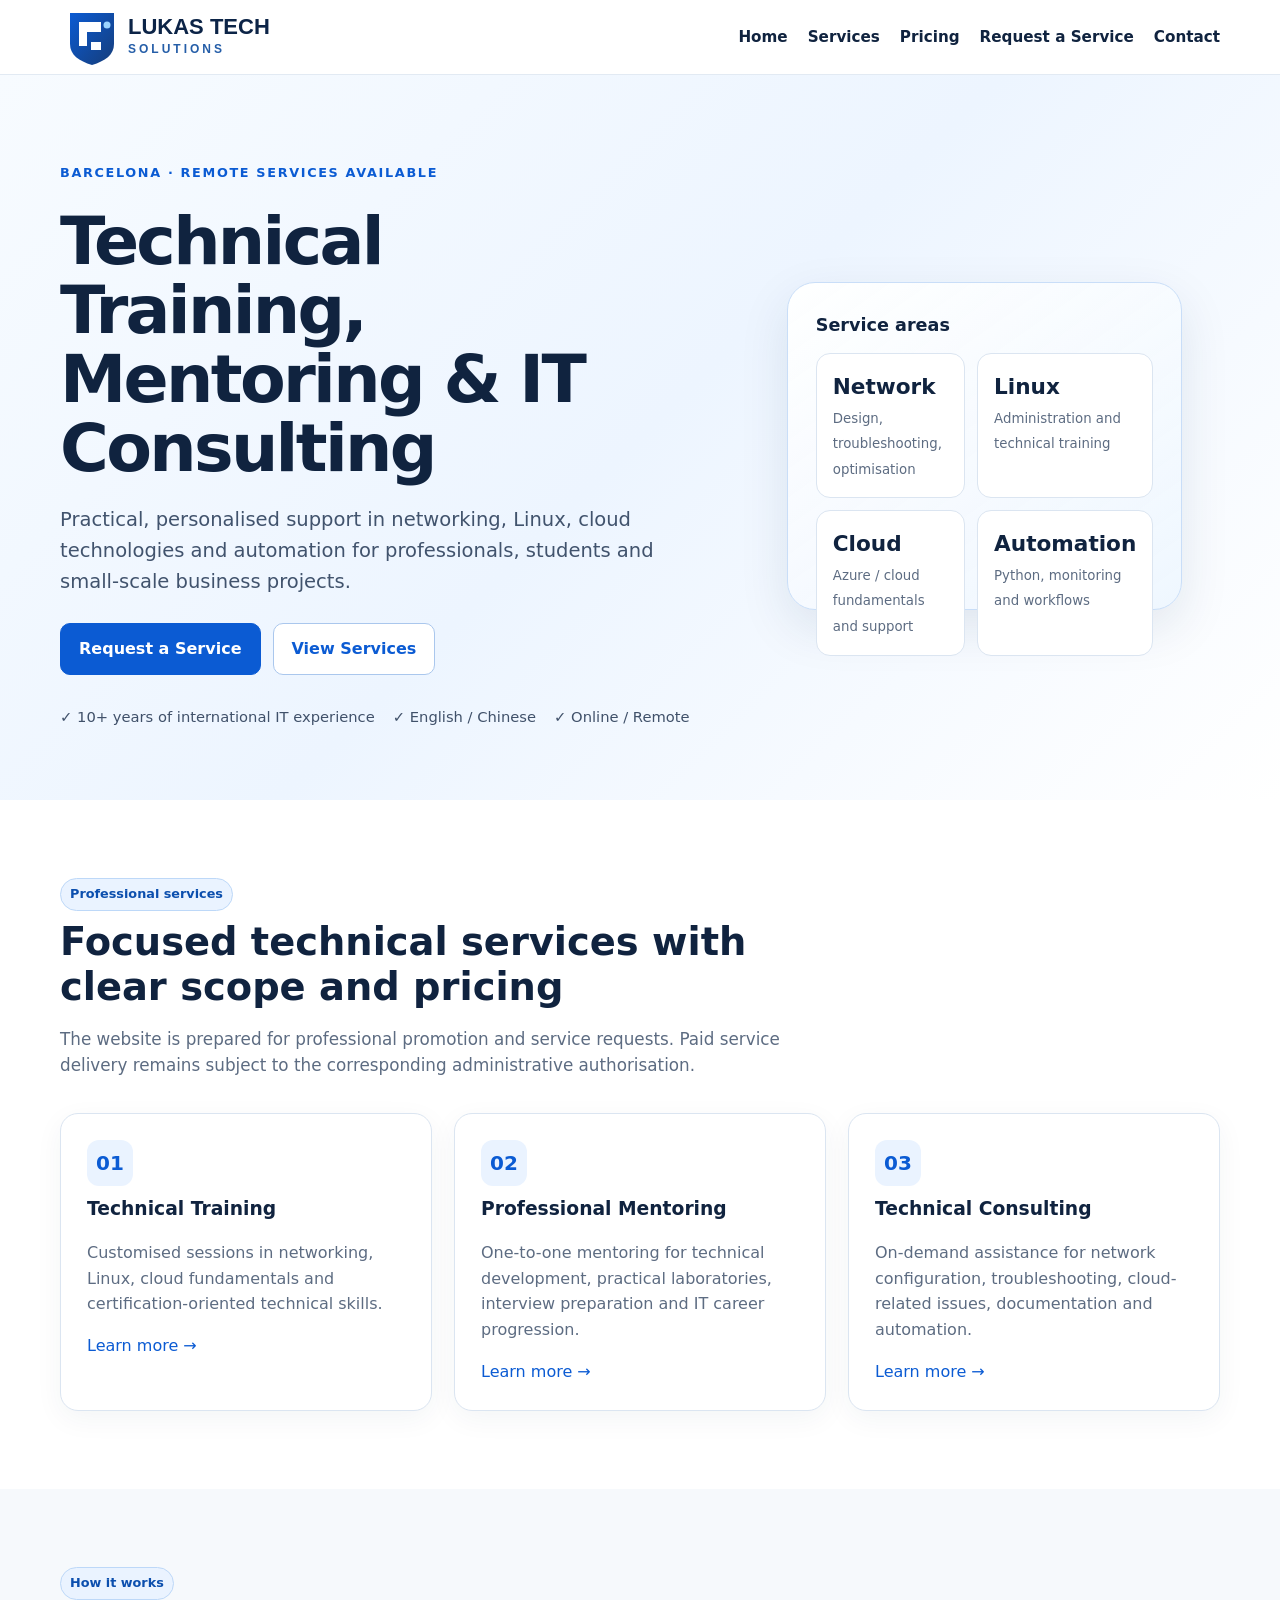
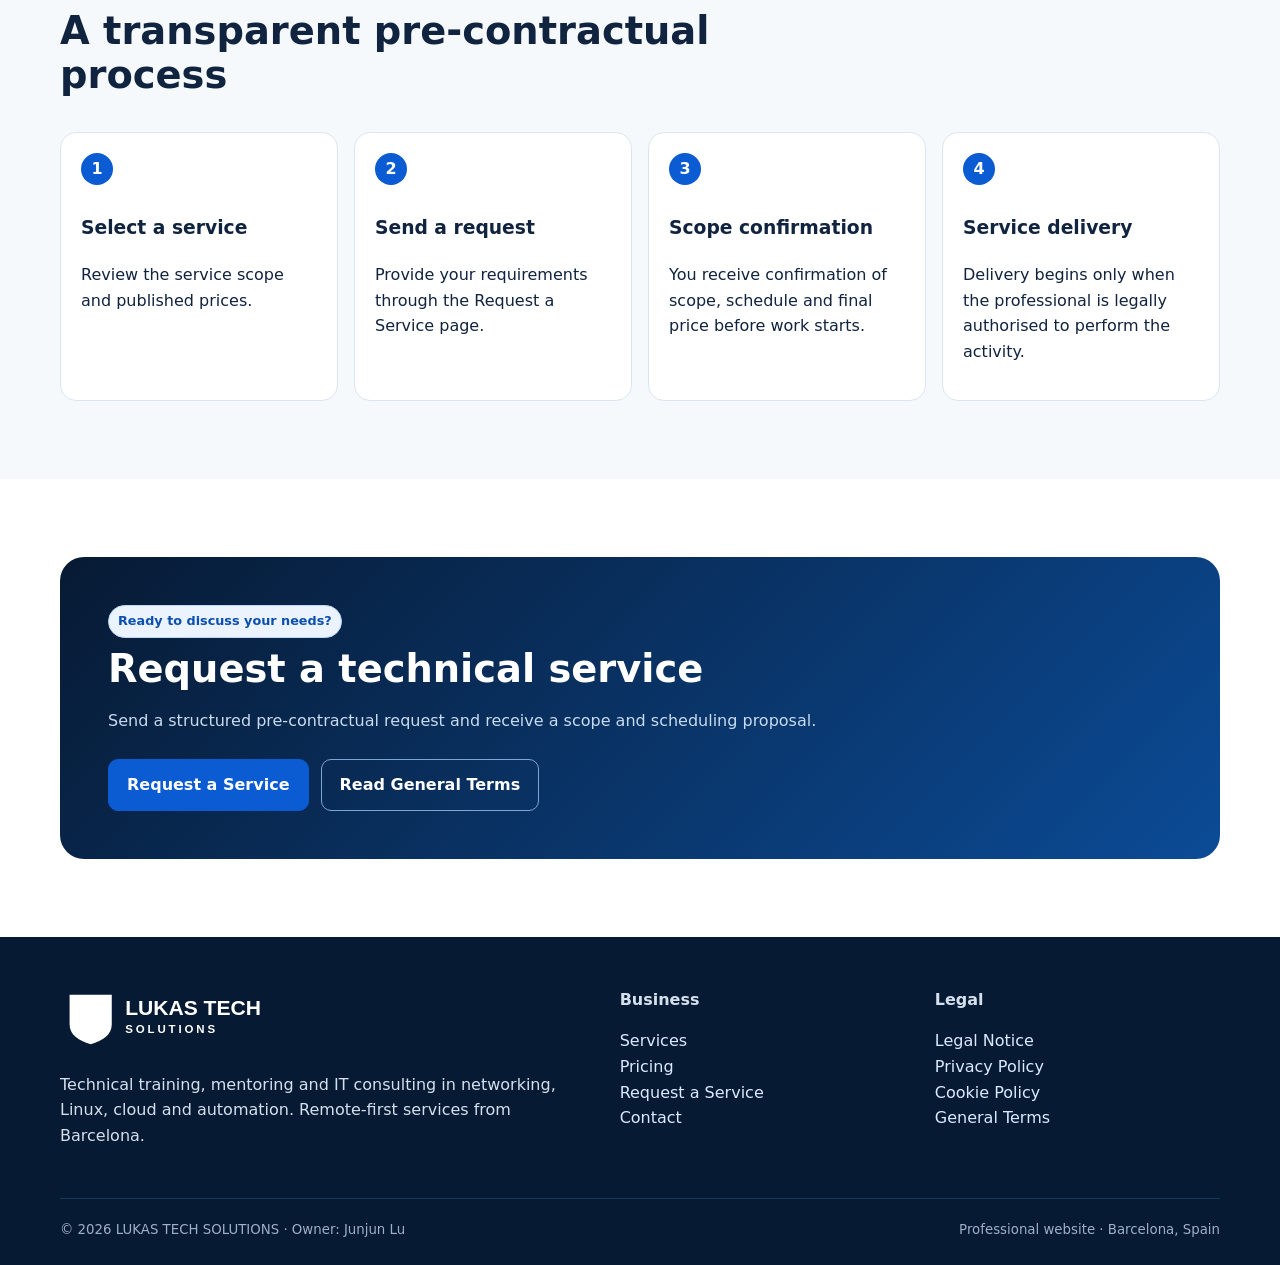
<file: index.html>
<!doctype html><html lang="en"><head><meta charset="utf-8"><meta name="viewport" content="width=device-width,initial-scale=1"><meta name="description" content="Lukas Tech Solutions — technical training, professional mentoring and IT consulting in networking, Linux, cloud and automation."><title>Lukas Tech Solutions</title><link rel="icon" href="assets/logo.svg"><link rel="stylesheet" href="assets/styles.css"><script defer src="assets/config.js"></script><script defer src="assets/site.js"></script></head><body><div id="config-warning" class="top-warning"><div class="container"><strong>PRE-LAUNCH WARNING:</strong> Update the current legally authorised professional address in <code>assets/config.js</code> before publishing.</div></div><header class="site-header"><div class="container nav"><a class="brand" href="index.html"><img src="assets/logo.svg" alt="Lukas Tech Solutions"></a><button class="menu-btn" aria-label="Open menu">☰</button><nav class="nav-links"><a href="index.html" aria-current="page">Home</a><a href="services.html">Services</a><a href="pricing.html">Pricing</a><a href="request-service.html">Request a Service</a><a href="contact.html">Contact</a></nav></div></header><main><section class="hero"><div class="container hero-grid"><div><div class="eyebrow">Barcelona · Remote services available</div><h1>Technical Training, Mentoring & IT Consulting</h1><p class="lead">Practical, personalised support in networking, Linux, cloud technologies and automation for professionals, students and small-scale business projects.</p><div class="actions"><a class="btn" href="request-service.html">Request a Service</a><a class="btn secondary" href="services.html">View Services</a></div><div class="trust-row"><span>✓ 10+ years of international IT experience</span><span>✓ English / Chinese</span><span>✓ Online / Remote</span></div></div><div class="hero-art"><div class="network"><h3>Service areas</h3><div class="dashboard"><div class="metric"><strong>Network</strong><small>Design, troubleshooting, optimisation</small></div><div class="metric"><strong>Linux</strong><small>Administration and technical training</small></div><div class="metric"><strong>Cloud</strong><small>Azure / cloud fundamentals and support</small></div><div class="metric"><strong>Automation</strong><small>Python, monitoring and workflows</small></div></div></div></div></div></section><section class="section"><div class="container"><div class="section-head"><span class="badge">Professional services</span><h2>Focused technical services with clear scope and pricing</h2><p>The website is prepared for professional promotion and service requests. Paid service delivery remains subject to the corresponding administrative authorisation.</p></div><div class="grid-3"><div class="card"><div class="icon">01</div><h3>Technical Training</h3><p>Customised sessions in networking, Linux, cloud fundamentals and certification-oriented technical skills.</p><a href="services.html#training">Learn more →</a></div><div class="card"><div class="icon">02</div><h3>Professional Mentoring</h3><p>One-to-one mentoring for technical development, practical laboratories, interview preparation and IT career progression.</p><a href="services.html#mentoring">Learn more →</a></div><div class="card"><div class="icon">03</div><h3>Technical Consulting</h3><p>On-demand assistance for network configuration, troubleshooting, cloud-related issues, documentation and automation.</p><a href="services.html#consulting">Learn more →</a></div></div></div></section><section class="section alt"><div class="container"><div class="section-head"><span class="badge">How it works</span><h2>A transparent pre-contractual process</h2></div><div class="process"><div class="step"><b>1</b><h3>Select a service</h3><p>Review the service scope and published prices.</p></div><div class="step"><b>2</b><h3>Send a request</h3><p>Provide your requirements through the Request a Service page.</p></div><div class="step"><b>3</b><h3>Scope confirmation</h3><p>You receive confirmation of scope, schedule and final price before work starts.</p></div><div class="step"><b>4</b><h3>Service delivery</h3><p>Delivery begins only when the professional is legally authorised to perform the activity.</p></div></div></div></section><section class="section"><div class="container"><div class="cta"><span class="badge">Ready to discuss your needs?</span><h2>Request a technical service</h2><p>Send a structured pre-contractual request and receive a scope and scheduling proposal.</p><div class="actions"><a class="btn" href="request-service.html">Request a Service</a><a class="btn secondary" href="terms.html">Read General Terms</a></div></div></div></section></main><footer class="site-footer"><div class="container"><div class="footer-grid"><div><img src="assets/logo.svg" alt="Lukas Tech Solutions" style="filter:brightness(0) invert(1);width:230px"><p>Technical training, mentoring and IT consulting in networking, Linux, cloud and automation. Remote-first services from Barcelona.</p></div><div><strong>Business</strong><p><a href="services.html">Services</a><br><a href="pricing.html">Pricing</a><br><a href="request-service.html">Request a Service</a><br><a href="contact.html">Contact</a></p></div><div><strong>Legal</strong><p><a href="legal-notice.html">Legal Notice</a><br><a href="privacy.html">Privacy Policy</a><br><a href="cookies.html">Cookie Policy</a><br><a href="terms.html">General Terms</a></p></div></div><div class="footer-bottom"><small>© <span data-year></span> LUKAS TECH SOLUTIONS · Owner: <span data-config="ownerName"></span> </small><small>Professional website · Barcelona, Spain</small></div></div></footer></body></html>
</file>
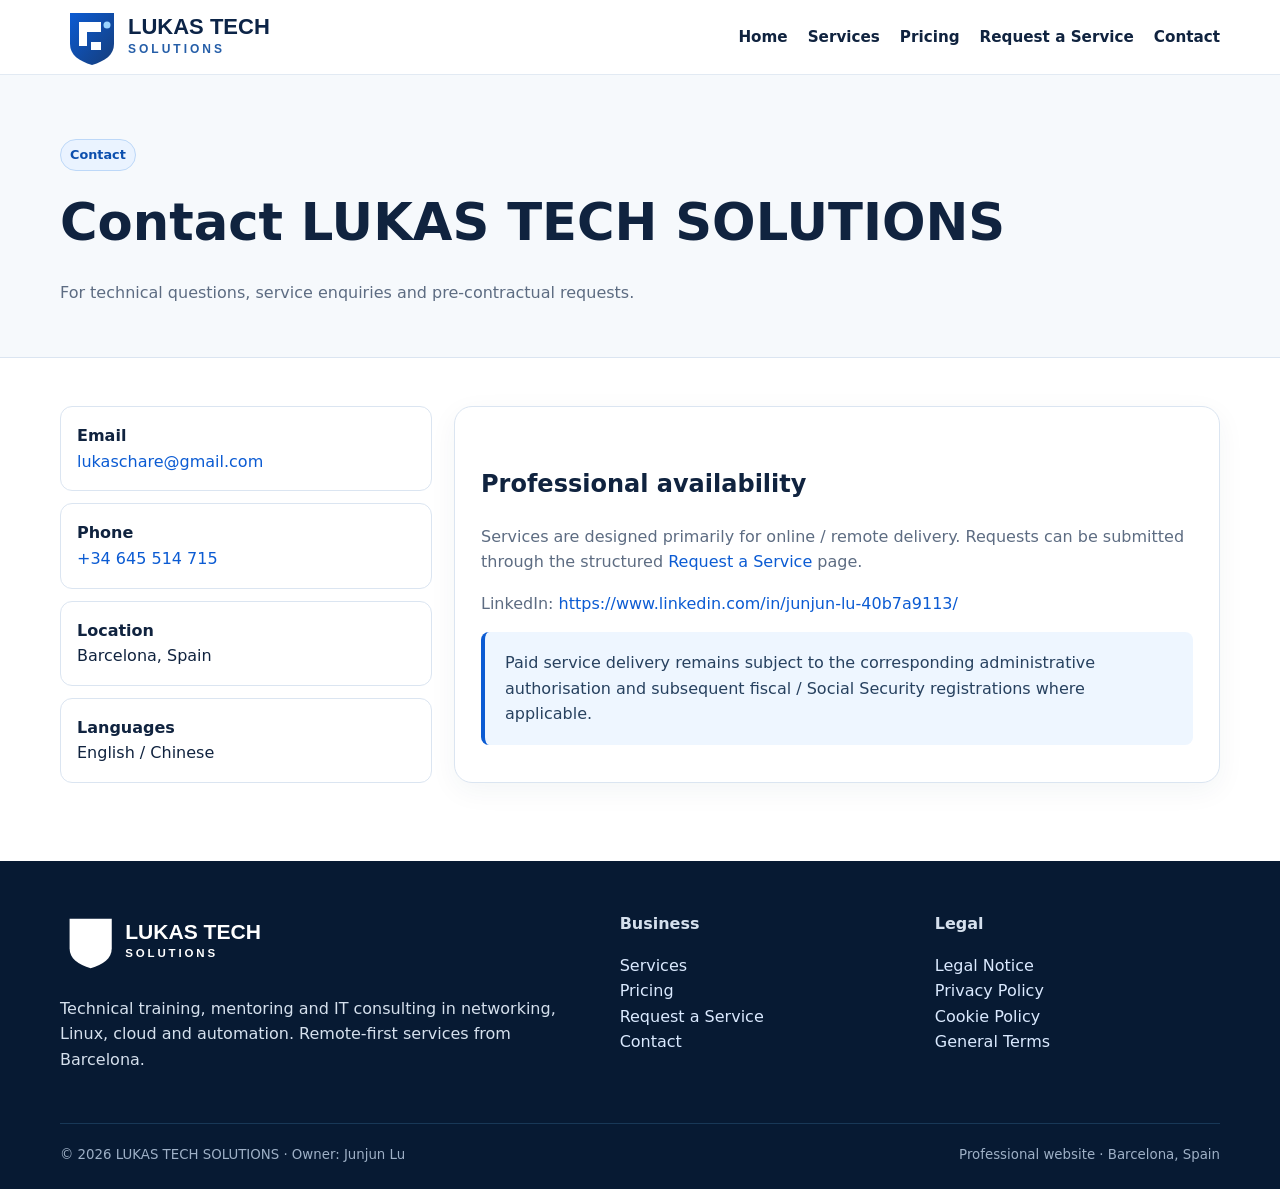
<file: contact.html>
<!doctype html><html lang="en"><head><meta charset="utf-8"><meta name="viewport" content="width=device-width,initial-scale=1"><meta name="description" content="Lukas Tech Solutions — technical training, professional mentoring and IT consulting in networking, Linux, cloud and automation."><title>Lukas Tech Solutions</title><link rel="icon" href="assets/logo.svg"><link rel="stylesheet" href="assets/styles.css"><script defer src="assets/config.js"></script><script defer src="assets/site.js"></script></head><body><div id="config-warning" class="top-warning"><div class="container"><strong>PRE-LAUNCH WARNING:</strong> Update the current legally authorised professional address in <code>assets/config.js</code> before publishing.</div></div><header class="site-header"><div class="container nav"><a class="brand" href="index.html"><img src="assets/logo.svg" alt="Lukas Tech Solutions"></a><button class="menu-btn" aria-label="Open menu">☰</button><nav class="nav-links"><a href="index.html">Home</a><a href="services.html">Services</a><a href="pricing.html">Pricing</a><a href="request-service.html">Request a Service</a><a href="contact.html" aria-current="page">Contact</a></nav></div></header><main><section class="page-hero"><div class="container"><span class="badge">Contact</span><h1>Contact LUKAS TECH SOLUTIONS</h1><p>For technical questions, service enquiries and pre-contractual requests.</p></div></section><section class="content"><div class="container"><div class="grid-3"><div class="contact-list"><div class="contact-item"><strong>Email</strong><br><a data-config="email"></a></div><div class="contact-item"><strong>Phone</strong><br><a data-config="phone"></a></div><div class="contact-item"><strong>Location</strong><br><span data-config="city"></span></div><div class="contact-item"><strong>Languages</strong><br>English / Chinese</div></div><div class="card" style="grid-column:span 2"><h2>Professional availability</h2><p>Services are designed primarily for online / remote delivery. Requests can be submitted through the structured <a href="request-service.html">Request a Service</a> page.</p><p>LinkedIn: <a data-config="linkedin" target="_blank" rel="noopener"></a></p><div class="notice">Paid service delivery remains subject to the corresponding administrative authorisation and subsequent fiscal / Social Security registrations where applicable.</div></div></div></div></section></main><footer class="site-footer"><div class="container"><div class="footer-grid"><div><img src="assets/logo.svg" alt="Lukas Tech Solutions" style="filter:brightness(0) invert(1);width:230px"><p>Technical training, mentoring and IT consulting in networking, Linux, cloud and automation. Remote-first services from Barcelona.</p></div><div><strong>Business</strong><p><a href="services.html">Services</a><br><a href="pricing.html">Pricing</a><br><a href="request-service.html">Request a Service</a><br><a href="contact.html">Contact</a></p></div><div><strong>Legal</strong><p><a href="legal-notice.html">Legal Notice</a><br><a href="privacy.html">Privacy Policy</a><br><a href="cookies.html">Cookie Policy</a><br><a href="terms.html">General Terms</a></p></div></div><div class="footer-bottom"><small>© <span data-year></span> LUKAS TECH SOLUTIONS · Owner: <span data-config="ownerName"></span> </small><small>Professional website · Barcelona, Spain</small></div></div></footer></body></html>
</file>
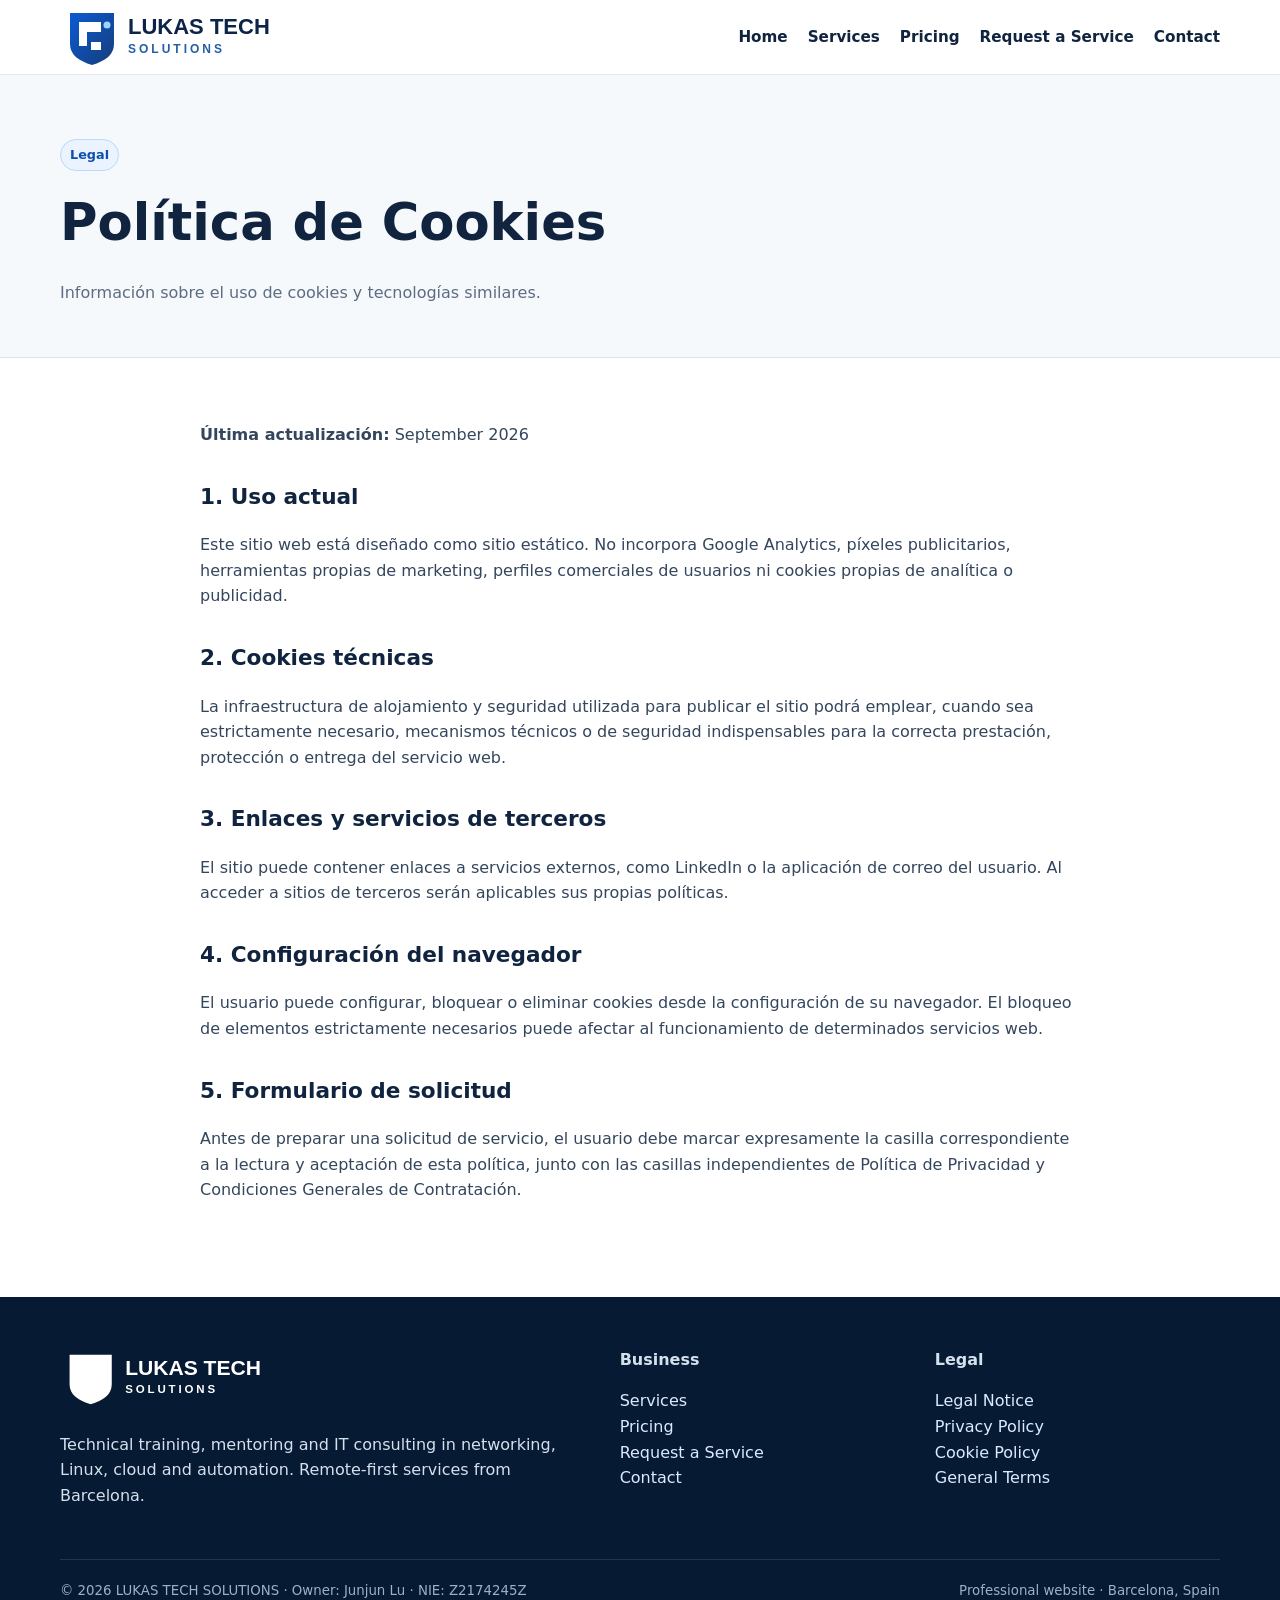
<file: cookies.html>
<!doctype html><html lang="en"><head><meta charset="utf-8"><meta name="viewport" content="width=device-width,initial-scale=1"><meta name="description" content="Lukas Tech Solutions — technical training, professional mentoring and IT consulting in networking, Linux, cloud and automation."><title>Lukas Tech Solutions</title><link rel="icon" href="assets/logo.svg"><link rel="stylesheet" href="assets/styles.css"><script defer src="assets/config.js"></script><script defer src="assets/site.js"></script></head><body><div id="config-warning" class="top-warning"><div class="container"><strong>PRE-LAUNCH WARNING:</strong> Update the current legally authorised professional address in <code>assets/config.js</code> before publishing.</div></div><header class="site-header"><div class="container nav"><a class="brand" href="index.html"><img src="assets/logo.svg" alt="Lukas Tech Solutions"></a><button class="menu-btn" aria-label="Open menu">☰</button><nav class="nav-links"><a href="index.html">Home</a><a href="services.html">Services</a><a href="pricing.html">Pricing</a><a href="request-service.html">Request a Service</a><a href="contact.html">Contact</a></nav></div></header><main><section class="page-hero"><div class="container"><span class="badge">Legal</span><h1>Política de Cookies</h1><p>Información sobre el uso de cookies y tecnologías similares.</p></div></section><section class="content"><div class="container legal"><p><strong>Última actualización:</strong> <span data-config="lastUpdated"></span></p><h2>1. Uso actual</h2><p>Este sitio web está diseñado como sitio estático. No incorpora Google Analytics, píxeles publicitarios, herramientas propias de marketing, perfiles comerciales de usuarios ni cookies propias de analítica o publicidad.</p><h2>2. Cookies técnicas</h2><p>La infraestructura de alojamiento y seguridad utilizada para publicar el sitio podrá emplear, cuando sea estrictamente necesario, mecanismos técnicos o de seguridad indispensables para la correcta prestación, protección o entrega del servicio web.</p><h2>3. Enlaces y servicios de terceros</h2><p>El sitio puede contener enlaces a servicios externos, como LinkedIn o la aplicación de correo del usuario. Al acceder a sitios de terceros serán aplicables sus propias políticas.</p><h2>4. Configuración del navegador</h2><p>El usuario puede configurar, bloquear o eliminar cookies desde la configuración de su navegador. El bloqueo de elementos estrictamente necesarios puede afectar al funcionamiento de determinados servicios web.</p><h2>5. Formulario de solicitud</h2><p>Antes de preparar una solicitud de servicio, el usuario debe marcar expresamente la casilla correspondiente a la lectura y aceptación de esta política, junto con las casillas independientes de Política de Privacidad y Condiciones Generales de Contratación.</p></div></section></main><footer class="site-footer"><div class="container"><div class="footer-grid"><div><img src="assets/logo.svg" alt="Lukas Tech Solutions" style="filter:brightness(0) invert(1);width:230px"><p>Technical training, mentoring and IT consulting in networking, Linux, cloud and automation. Remote-first services from Barcelona.</p></div><div><strong>Business</strong><p><a href="services.html">Services</a><br><a href="pricing.html">Pricing</a><br><a href="request-service.html">Request a Service</a><br><a href="contact.html">Contact</a></p></div><div><strong>Legal</strong><p><a href="legal-notice.html">Legal Notice</a><br><a href="privacy.html">Privacy Policy</a><br><a href="cookies.html">Cookie Policy</a><br><a href="terms.html">General Terms</a></p></div></div><div class="footer-bottom"><small>© <span data-year></span> LUKAS TECH SOLUTIONS · Owner: <span data-config="ownerName"></span> · NIE: <span data-config="nie"></span></small><small>Professional website · Barcelona, Spain</small></div></div></footer></body></html>
</file>
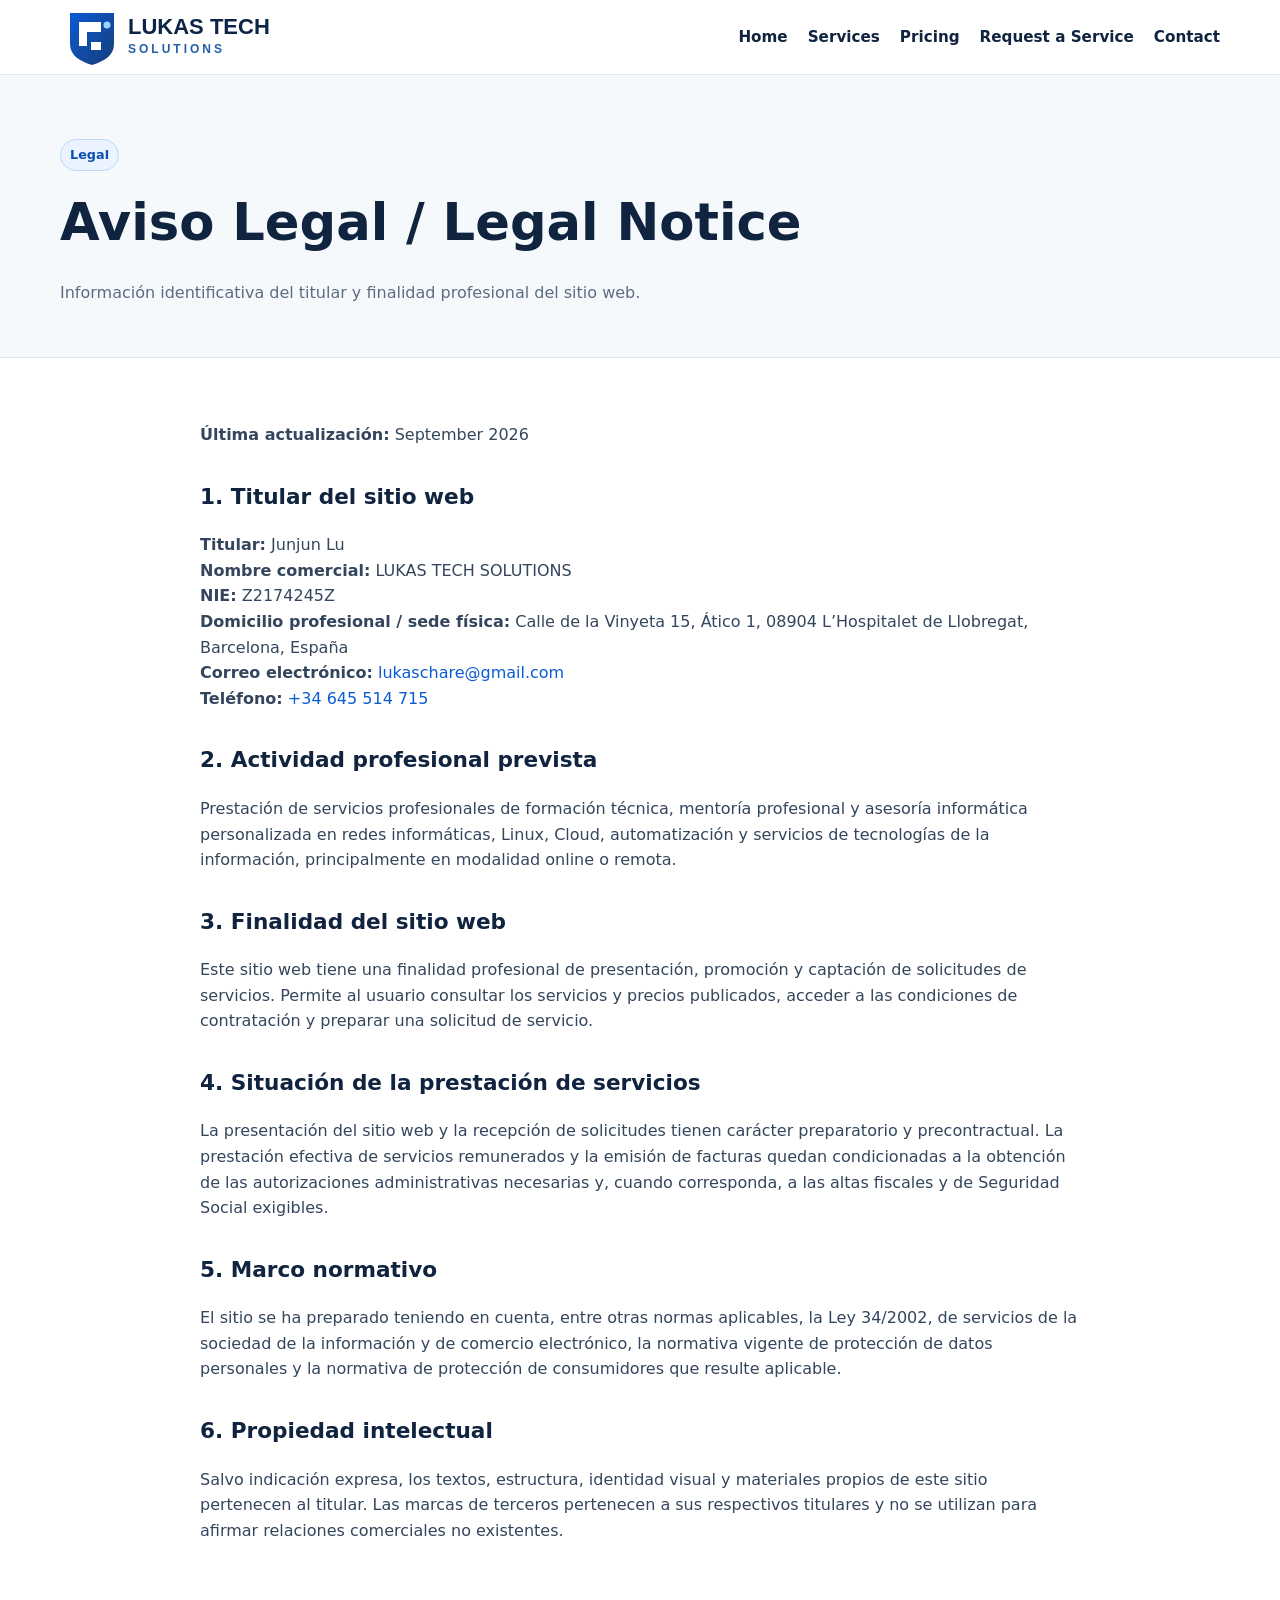
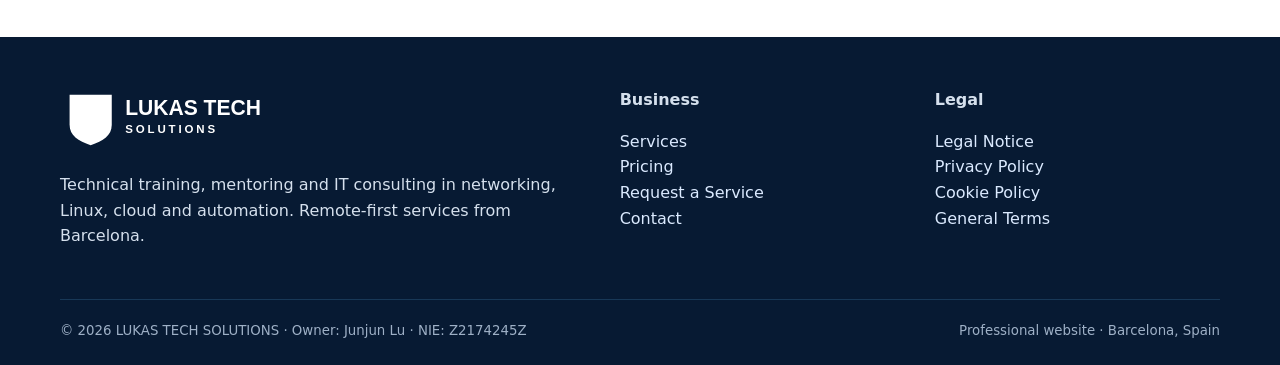
<file: legal-notice.html>
<!doctype html><html lang="en"><head><meta charset="utf-8"><meta name="viewport" content="width=device-width,initial-scale=1"><meta name="description" content="Lukas Tech Solutions — technical training, professional mentoring and IT consulting in networking, Linux, cloud and automation."><title>Lukas Tech Solutions</title><link rel="icon" href="assets/logo.svg"><link rel="stylesheet" href="assets/styles.css"><script defer src="assets/config.js"></script><script defer src="assets/site.js"></script></head><body><div id="config-warning" class="top-warning"><div class="container"><strong>PRE-LAUNCH WARNING:</strong> Update the current legally authorised professional address in <code>assets/config.js</code> before publishing.</div></div><header class="site-header"><div class="container nav"><a class="brand" href="index.html"><img src="assets/logo.svg" alt="Lukas Tech Solutions"></a><button class="menu-btn" aria-label="Open menu">☰</button><nav class="nav-links"><a href="index.html">Home</a><a href="services.html">Services</a><a href="pricing.html">Pricing</a><a href="request-service.html">Request a Service</a><a href="contact.html">Contact</a></nav></div></header><main><section class="page-hero"><div class="container"><span class="badge">Legal</span><h1>Aviso Legal / Legal Notice</h1><p>Información identificativa del titular y finalidad profesional del sitio web.</p></div></section><section class="content"><div class="container legal"><p><strong>Última actualización:</strong> <span data-config="lastUpdated"></span></p><h2>1. Titular del sitio web</h2><p><strong>Titular:</strong> <span data-config="ownerName"></span><br><strong>Nombre comercial:</strong> <span data-config="businessName"></span><br><strong>NIE:</strong> <span data-config="nie"></span><br><strong>Domicilio profesional / sede física:</strong> <span data-config="businessAddress"></span><br><strong>Correo electrónico:</strong> <a data-config="email"></a><br><strong>Teléfono:</strong> <a data-config="phone"></a></p><h2>2. Actividad profesional prevista</h2><p>Prestación de servicios profesionales de formación técnica, mentoría profesional y asesoría informática personalizada en redes informáticas, Linux, Cloud, automatización y servicios de tecnologías de la información, principalmente en modalidad online o remota.</p><h2>3. Finalidad del sitio web</h2><p>Este sitio web tiene una finalidad profesional de presentación, promoción y captación de solicitudes de servicios. Permite al usuario consultar los servicios y precios publicados, acceder a las condiciones de contratación y preparar una solicitud de servicio.</p><h2>4. Situación de la prestación de servicios</h2><p>La presentación del sitio web y la recepción de solicitudes tienen carácter preparatorio y precontractual. La prestación efectiva de servicios remunerados y la emisión de facturas quedan condicionadas a la obtención de las autorizaciones administrativas necesarias y, cuando corresponda, a las altas fiscales y de Seguridad Social exigibles.</p><h2>5. Marco normativo</h2><p>El sitio se ha preparado teniendo en cuenta, entre otras normas aplicables, la Ley 34/2002, de servicios de la sociedad de la información y de comercio electrónico, la normativa vigente de protección de datos personales y la normativa de protección de consumidores que resulte aplicable.</p><h2>6. Propiedad intelectual</h2><p>Salvo indicación expresa, los textos, estructura, identidad visual y materiales propios de este sitio pertenecen al titular. Las marcas de terceros pertenecen a sus respectivos titulares y no se utilizan para afirmar relaciones comerciales no existentes.</p></div></section></main><footer class="site-footer"><div class="container"><div class="footer-grid"><div><img src="assets/logo.svg" alt="Lukas Tech Solutions" style="filter:brightness(0) invert(1);width:230px"><p>Technical training, mentoring and IT consulting in networking, Linux, cloud and automation. Remote-first services from Barcelona.</p></div><div><strong>Business</strong><p><a href="services.html">Services</a><br><a href="pricing.html">Pricing</a><br><a href="request-service.html">Request a Service</a><br><a href="contact.html">Contact</a></p></div><div><strong>Legal</strong><p><a href="legal-notice.html">Legal Notice</a><br><a href="privacy.html">Privacy Policy</a><br><a href="cookies.html">Cookie Policy</a><br><a href="terms.html">General Terms</a></p></div></div><div class="footer-bottom"><small>© <span data-year></span> LUKAS TECH SOLUTIONS · Owner: <span data-config="ownerName"></span> · NIE: <span data-config="nie"></span></small><small>Professional website · Barcelona, Spain</small></div></div></footer></body></html>
</file>
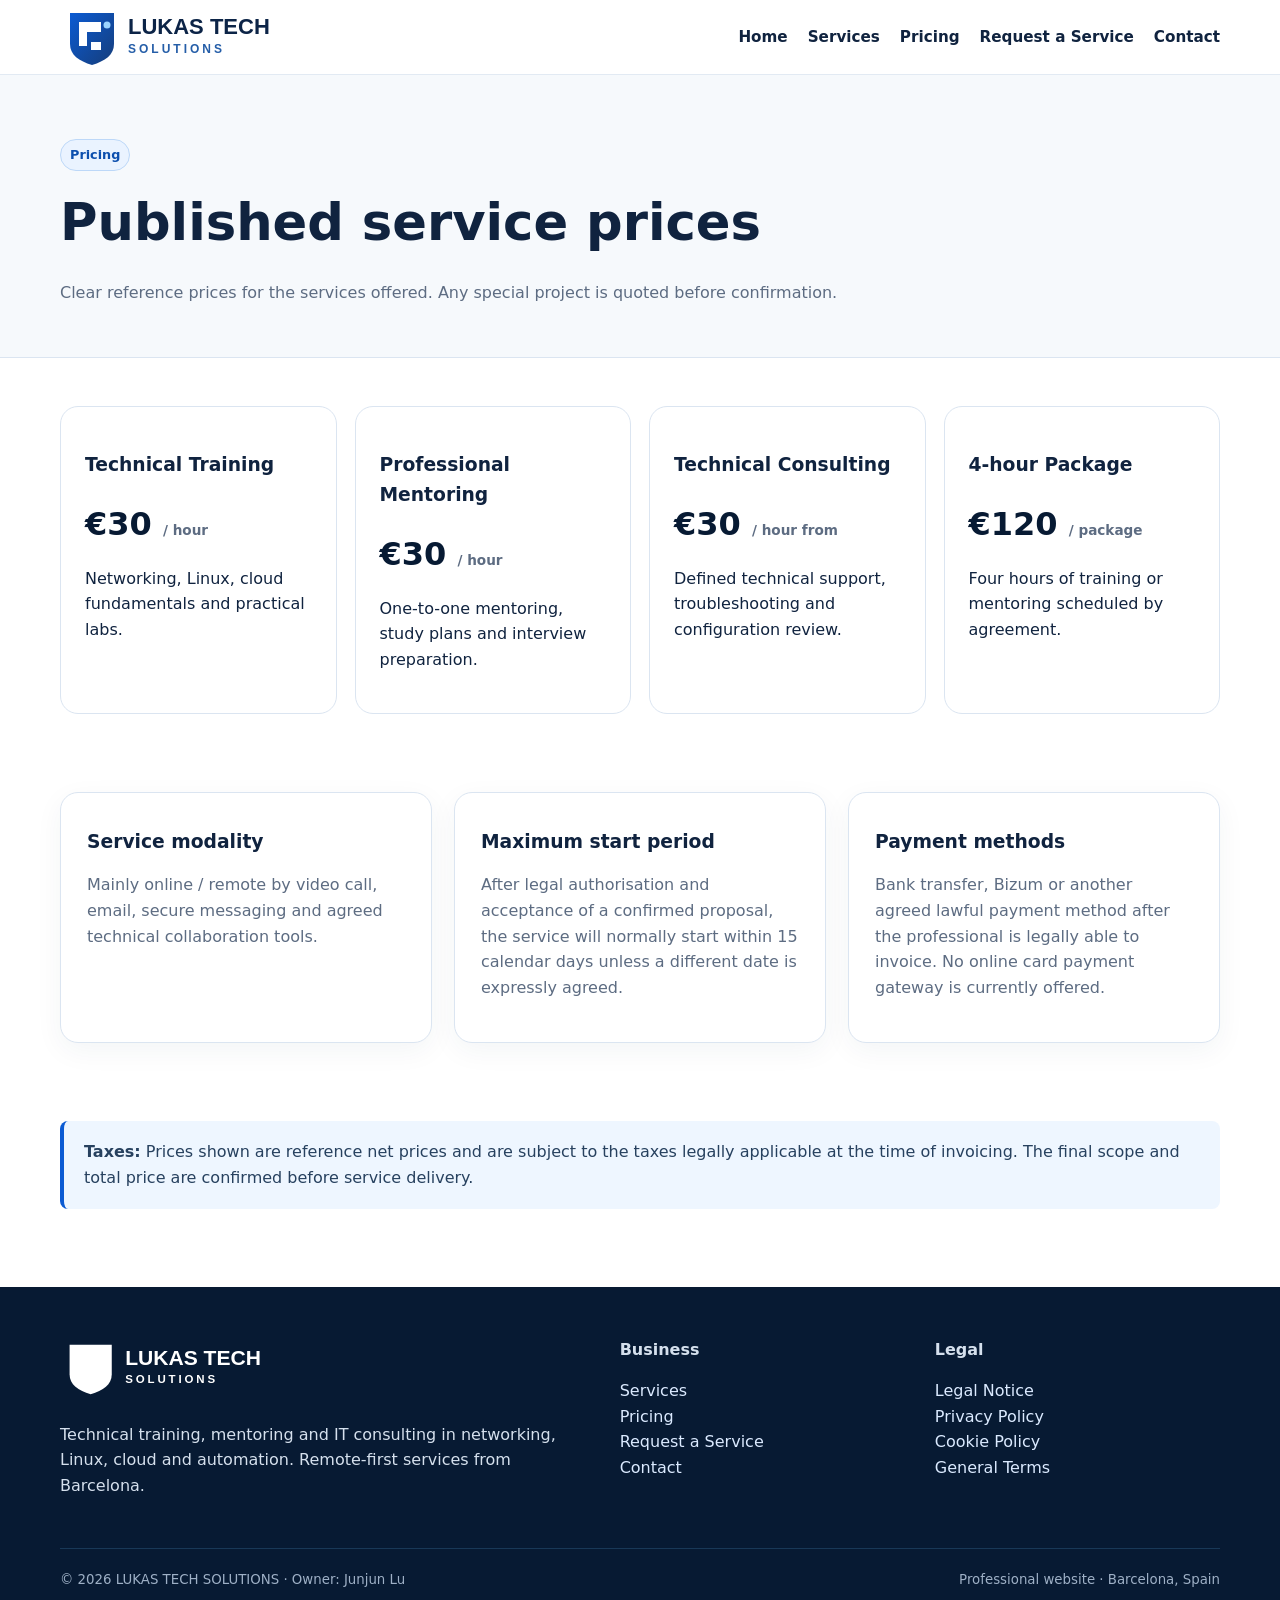
<file: pricing.html>
<!doctype html><html lang="en"><head><meta charset="utf-8"><meta name="viewport" content="width=device-width,initial-scale=1"><meta name="description" content="Lukas Tech Solutions — technical training, professional mentoring and IT consulting in networking, Linux, cloud and automation."><title>Lukas Tech Solutions</title><link rel="icon" href="assets/logo.svg"><link rel="stylesheet" href="assets/styles.css"><script defer src="assets/config.js"></script><script defer src="assets/site.js"></script></head><body><div id="config-warning" class="top-warning"><div class="container"><strong>PRE-LAUNCH WARNING:</strong> Update the current legally authorised professional address in <code>assets/config.js</code> before publishing.</div></div><header class="site-header"><div class="container nav"><a class="brand" href="index.html"><img src="assets/logo.svg" alt="Lukas Tech Solutions"></a><button class="menu-btn" aria-label="Open menu">☰</button><nav class="nav-links"><a href="index.html">Home</a><a href="services.html">Services</a><a href="pricing.html" aria-current="page">Pricing</a><a href="request-service.html">Request a Service</a><a href="contact.html">Contact</a></nav></div></header><main><section class="page-hero"><div class="container"><span class="badge">Pricing</span><h1>Published service prices</h1><p>Clear reference prices for the services offered. Any special project is quoted before confirmation.</p></div></section><section class="content"><div class="container"><div class="pricing"><div class="price-card"><h3>Technical Training</h3><div class="price">€30 <small>/ hour</small></div><p>Networking, Linux, cloud fundamentals and practical labs.</p></div><div class="price-card"><h3>Professional Mentoring</h3><div class="price">€30 <small>/ hour</small></div><p>One-to-one mentoring, study plans and interview preparation.</p></div><div class="price-card"><h3>Technical Consulting</h3><div class="price">€30 <small>/ hour from</small></div><p>Defined technical support, troubleshooting and configuration review.</p></div><div class="price-card"><h3>4-hour Package</h3><div class="price">€120 <small>/ package</small></div><p>Four hours of training or mentoring scheduled by agreement.</p></div></div><section class="section" style="padding-bottom:0"><div class="grid-3"><div class="card"><h3>Service modality</h3><p>Mainly online / remote by video call, email, secure messaging and agreed technical collaboration tools.</p></div><div class="card"><h3>Maximum start period</h3><p>After legal authorisation and acceptance of a confirmed proposal, the service will normally start within 15 calendar days unless a different date is expressly agreed.</p></div><div class="card"><h3>Payment methods</h3><p>Bank transfer, Bizum or another agreed lawful payment method after the professional is legally able to invoice. No online card payment gateway is currently offered.</p></div></div></section><section class="section" style="padding-bottom:0"><div class="notice"><strong>Taxes:</strong> Prices shown are reference net prices and are subject to the taxes legally applicable at the time of invoicing. The final scope and total price are confirmed before service delivery.</div></section></div></section></main><footer class="site-footer"><div class="container"><div class="footer-grid"><div><img src="assets/logo.svg" alt="Lukas Tech Solutions" style="filter:brightness(0) invert(1);width:230px"><p>Technical training, mentoring and IT consulting in networking, Linux, cloud and automation. Remote-first services from Barcelona.</p></div><div><strong>Business</strong><p><a href="services.html">Services</a><br><a href="pricing.html">Pricing</a><br><a href="request-service.html">Request a Service</a><br><a href="contact.html">Contact</a></p></div><div><strong>Legal</strong><p><a href="legal-notice.html">Legal Notice</a><br><a href="privacy.html">Privacy Policy</a><br><a href="cookies.html">Cookie Policy</a><br><a href="terms.html">General Terms</a></p></div></div><div class="footer-bottom"><small>© <span data-year></span> LUKAS TECH SOLUTIONS · Owner: <span data-config="ownerName"></span> </small><small>Professional website · Barcelona, Spain</small></div></div></footer></body></html>
</file>
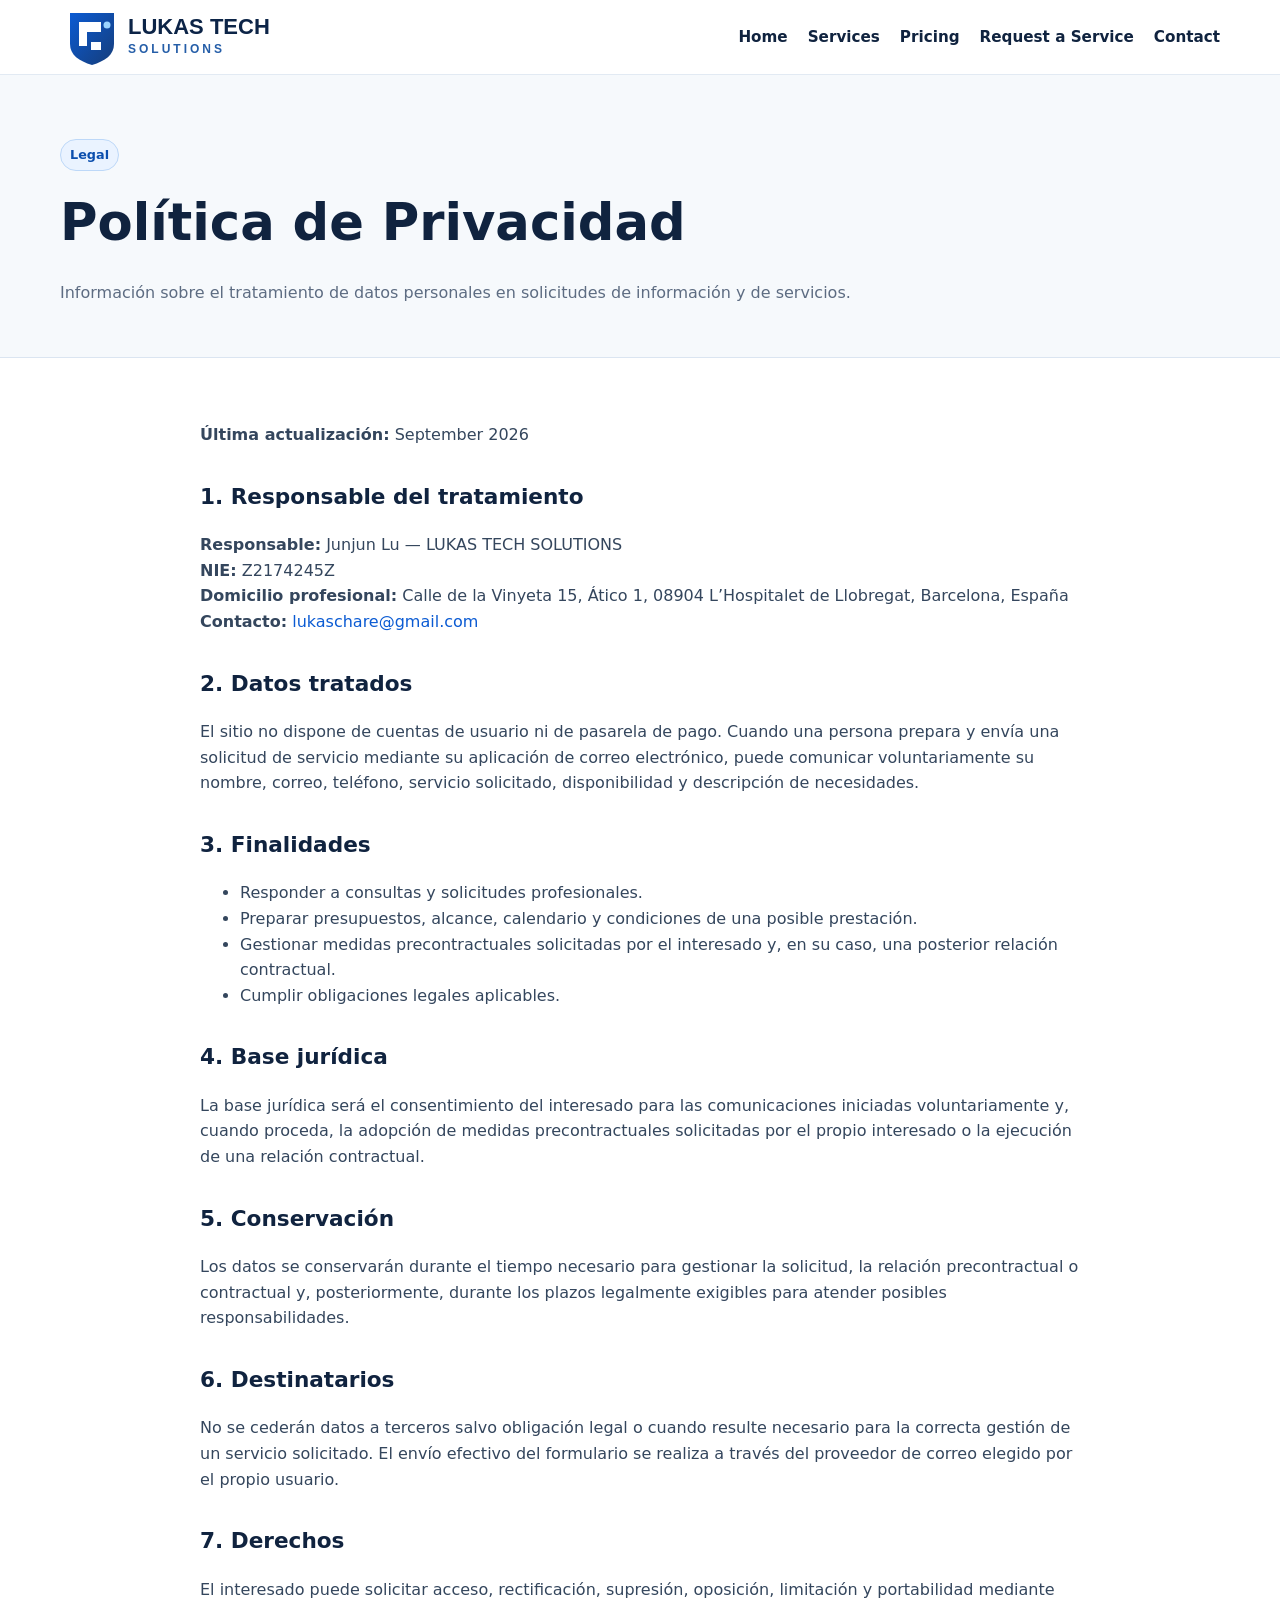
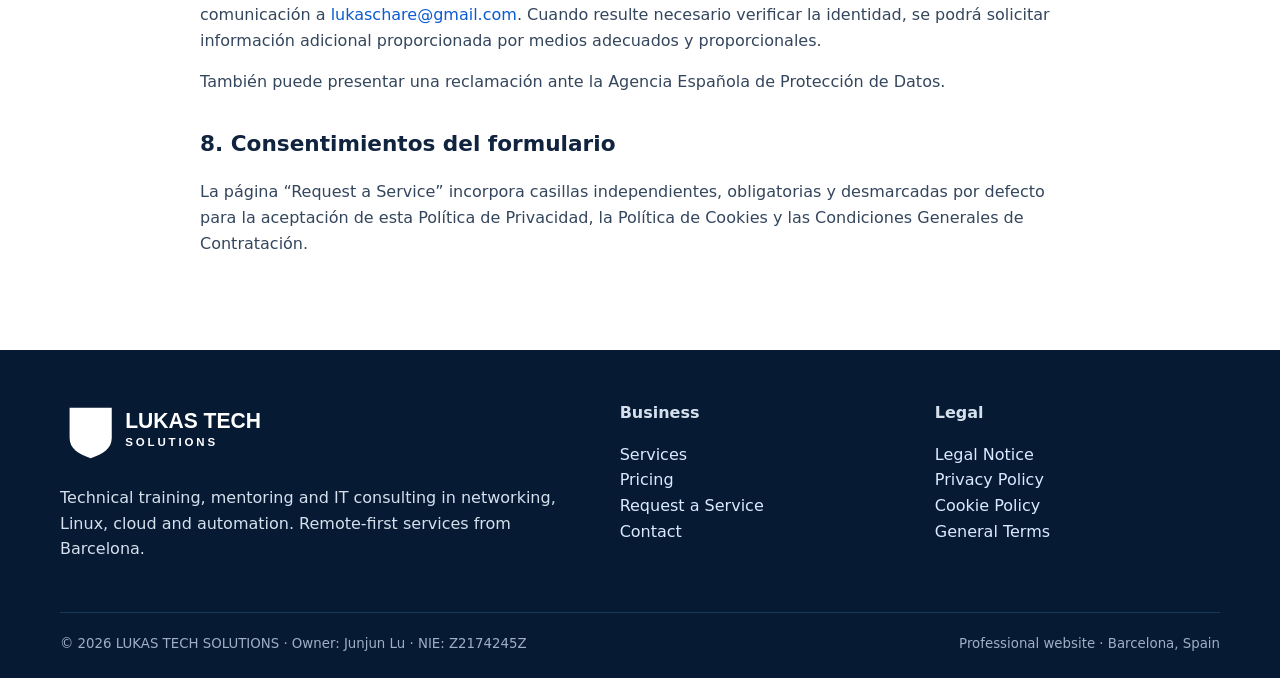
<file: privacy.html>
<!doctype html><html lang="en"><head><meta charset="utf-8"><meta name="viewport" content="width=device-width,initial-scale=1"><meta name="description" content="Lukas Tech Solutions — technical training, professional mentoring and IT consulting in networking, Linux, cloud and automation."><title>Lukas Tech Solutions</title><link rel="icon" href="assets/logo.svg"><link rel="stylesheet" href="assets/styles.css"><script defer src="assets/config.js"></script><script defer src="assets/site.js"></script></head><body><div id="config-warning" class="top-warning"><div class="container"><strong>PRE-LAUNCH WARNING:</strong> Update the current legally authorised professional address in <code>assets/config.js</code> before publishing.</div></div><header class="site-header"><div class="container nav"><a class="brand" href="index.html"><img src="assets/logo.svg" alt="Lukas Tech Solutions"></a><button class="menu-btn" aria-label="Open menu">☰</button><nav class="nav-links"><a href="index.html">Home</a><a href="services.html">Services</a><a href="pricing.html">Pricing</a><a href="request-service.html">Request a Service</a><a href="contact.html">Contact</a></nav></div></header><main><section class="page-hero"><div class="container"><span class="badge">Legal</span><h1>Política de Privacidad</h1><p>Información sobre el tratamiento de datos personales en solicitudes de información y de servicios.</p></div></section><section class="content"><div class="container legal"><p><strong>Última actualización:</strong> <span data-config="lastUpdated"></span></p><h2>1. Responsable del tratamiento</h2><p><strong>Responsable:</strong> <span data-config="ownerName"></span> — <span data-config="businessName"></span><br><strong>NIE:</strong> <span data-config="nie"></span><br><strong>Domicilio profesional:</strong> <span data-config="businessAddress"></span><br><strong>Contacto:</strong> <a data-config="email"></a></p><h2>2. Datos tratados</h2><p>El sitio no dispone de cuentas de usuario ni de pasarela de pago. Cuando una persona prepara y envía una solicitud de servicio mediante su aplicación de correo electrónico, puede comunicar voluntariamente su nombre, correo, teléfono, servicio solicitado, disponibilidad y descripción de necesidades.</p><h2>3. Finalidades</h2><ul><li>Responder a consultas y solicitudes profesionales.</li><li>Preparar presupuestos, alcance, calendario y condiciones de una posible prestación.</li><li>Gestionar medidas precontractuales solicitadas por el interesado y, en su caso, una posterior relación contractual.</li><li>Cumplir obligaciones legales aplicables.</li></ul><h2>4. Base jurídica</h2><p>La base jurídica será el consentimiento del interesado para las comunicaciones iniciadas voluntariamente y, cuando proceda, la adopción de medidas precontractuales solicitadas por el propio interesado o la ejecución de una relación contractual.</p><h2>5. Conservación</h2><p>Los datos se conservarán durante el tiempo necesario para gestionar la solicitud, la relación precontractual o contractual y, posteriormente, durante los plazos legalmente exigibles para atender posibles responsabilidades.</p><h2>6. Destinatarios</h2><p>No se cederán datos a terceros salvo obligación legal o cuando resulte necesario para la correcta gestión de un servicio solicitado. El envío efectivo del formulario se realiza a través del proveedor de correo elegido por el propio usuario.</p><h2>7. Derechos</h2><p>El interesado puede solicitar acceso, rectificación, supresión, oposición, limitación y portabilidad mediante comunicación a <a data-config="email"></a>. Cuando resulte necesario verificar la identidad, se podrá solicitar información adicional proporcionada por medios adecuados y proporcionales.</p><p>También puede presentar una reclamación ante la Agencia Española de Protección de Datos.</p><h2>8. Consentimientos del formulario</h2><p>La página “Request a Service” incorpora casillas independientes, obligatorias y desmarcadas por defecto para la aceptación de esta Política de Privacidad, la Política de Cookies y las Condiciones Generales de Contratación.</p></div></section></main><footer class="site-footer"><div class="container"><div class="footer-grid"><div><img src="assets/logo.svg" alt="Lukas Tech Solutions" style="filter:brightness(0) invert(1);width:230px"><p>Technical training, mentoring and IT consulting in networking, Linux, cloud and automation. Remote-first services from Barcelona.</p></div><div><strong>Business</strong><p><a href="services.html">Services</a><br><a href="pricing.html">Pricing</a><br><a href="request-service.html">Request a Service</a><br><a href="contact.html">Contact</a></p></div><div><strong>Legal</strong><p><a href="legal-notice.html">Legal Notice</a><br><a href="privacy.html">Privacy Policy</a><br><a href="cookies.html">Cookie Policy</a><br><a href="terms.html">General Terms</a></p></div></div><div class="footer-bottom"><small>© <span data-year></span> LUKAS TECH SOLUTIONS · Owner: <span data-config="ownerName"></span> · NIE: <span data-config="nie"></span></small><small>Professional website · Barcelona, Spain</small></div></div></footer></body></html>
</file>
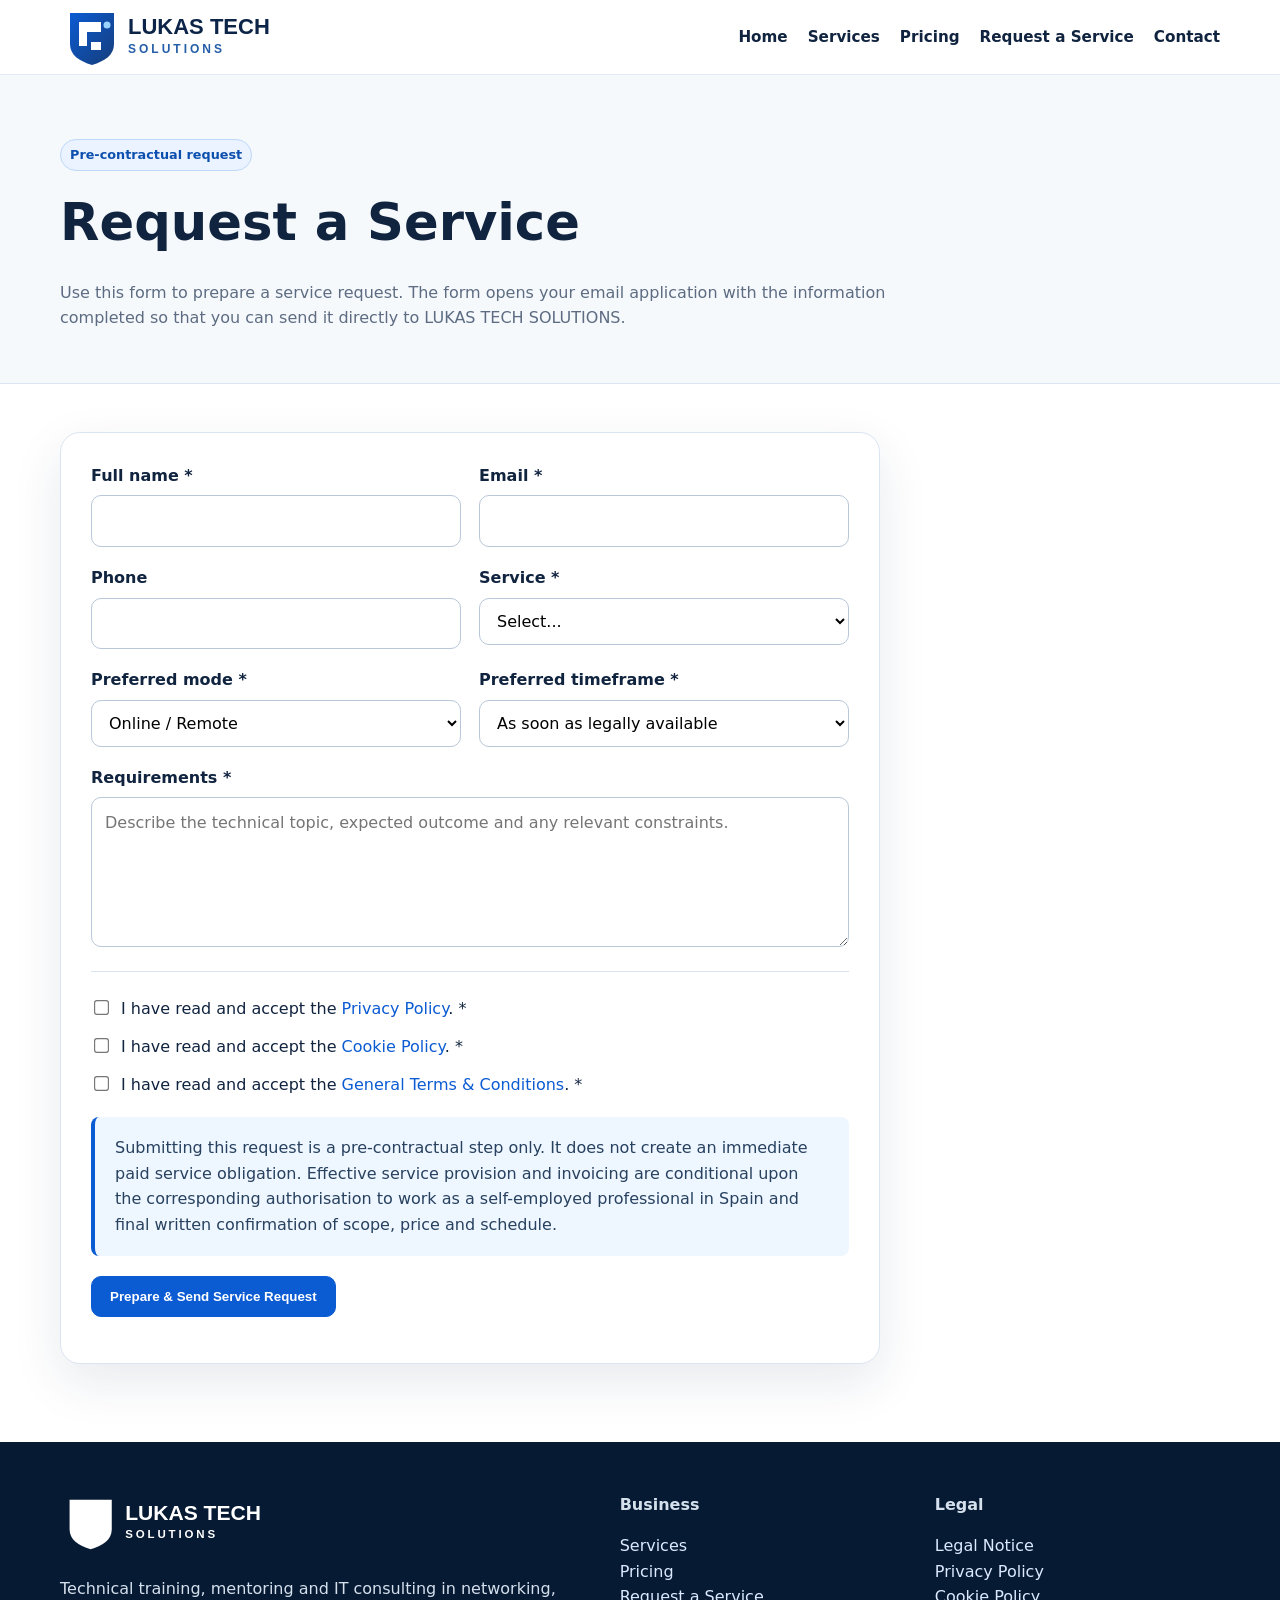
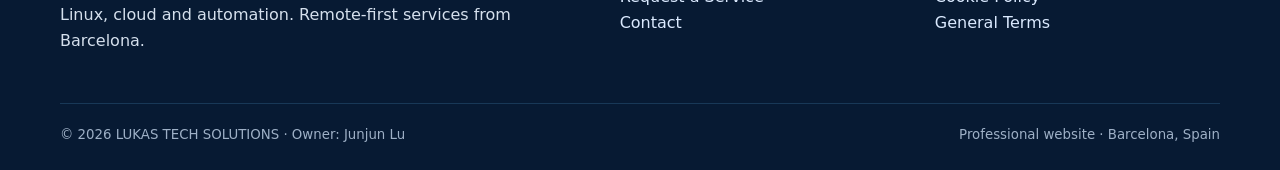
<file: request-service.html>
<!doctype html><html lang="en"><head><meta charset="utf-8"><meta name="viewport" content="width=device-width,initial-scale=1"><meta name="description" content="Lukas Tech Solutions — technical training, professional mentoring and IT consulting in networking, Linux, cloud and automation."><title>Lukas Tech Solutions</title><link rel="icon" href="assets/logo.svg"><link rel="stylesheet" href="assets/styles.css"><script defer src="assets/config.js"></script><script defer src="assets/site.js"></script></head><body><div id="config-warning" class="top-warning"><div class="container"><strong>PRE-LAUNCH WARNING:</strong> Update the current legally authorised professional address in <code>assets/config.js</code> before publishing.</div></div><header class="site-header"><div class="container nav"><a class="brand" href="index.html"><img src="assets/logo.svg" alt="Lukas Tech Solutions"></a><button class="menu-btn" aria-label="Open menu">☰</button><nav class="nav-links"><a href="index.html">Home</a><a href="services.html">Services</a><a href="pricing.html">Pricing</a><a href="request-service.html" aria-current="page">Request a Service</a><a href="contact.html">Contact</a></nav></div></header><main><section class="page-hero"><div class="container"><span class="badge">Pre-contractual request</span><h1>Request a Service</h1><p>Use this form to prepare a service request. The form opens your email application with the information completed so that you can send it directly to LUKAS TECH SOLUTIONS.</p></div></section><section class="content"><div class="container"><div class="form-card"><form id="service-request-form"><div class="form-grid"><div class="field"><label for="name">Full name *</label><input id="name" name="name" required autocomplete="name"></div><div class="field"><label for="email">Email *</label><input id="email" name="email" type="email" required autocomplete="email"></div><div class="field"><label for="phone">Phone</label><input id="phone" name="phone" autocomplete="tel"></div><div class="field"><label for="service">Service *</label><select id="service" name="service" required><option value="">Select...</option><option>Technical Training</option><option>Professional Mentoring</option><option>Technical Consulting</option><option>4-hour Training / Mentoring Package</option></select></div><div class="field"><label for="mode">Preferred mode *</label><select id="mode" name="mode" required><option>Online / Remote</option><option>To be agreed</option></select></div><div class="field"><label for="timeframe">Preferred timeframe *</label><select id="timeframe" name="timeframe" required><option>As soon as legally available</option><option>Within 2 weeks after confirmation</option><option>Within 1 month after confirmation</option><option>Other — explain below</option></select></div><div class="field full"><label for="message">Requirements *</label><textarea id="message" name="message" required placeholder="Describe the technical topic, expected outcome and any relevant constraints."></textarea></div></div><hr style="border:0;border-top:1px solid #dbe5f1;margin:24px 0"><div class="consent"><input type="checkbox" id="privacy-consent" required><label for="privacy-consent">I have read and accept the <a href="privacy.html" target="_blank">Privacy Policy</a>. *</label></div><div class="consent"><input type="checkbox" id="cookies-consent" required><label for="cookies-consent">I have read and accept the <a href="cookies.html" target="_blank">Cookie Policy</a>. *</label></div><div class="consent"><input type="checkbox" id="terms-consent" required><label for="terms-consent">I have read and accept the <a href="terms.html" target="_blank">General Terms & Conditions</a>. *</label></div><div class="notice" style="margin:20px 0">Submitting this request is a pre-contractual step only. It does not create an immediate paid service obligation. Effective service provision and invoicing are conditional upon the corresponding authorisation to work as a self-employed professional in Spain and final written confirmation of scope, price and schedule.</div><button class="btn" type="submit">Prepare & Send Service Request</button><p id="form-status" class="form-status" aria-live="polite"></p></form></div></div></section></main><script defer src="assets/form.js"></script><footer class="site-footer"><div class="container"><div class="footer-grid"><div><img src="assets/logo.svg" alt="Lukas Tech Solutions" style="filter:brightness(0) invert(1);width:230px"><p>Technical training, mentoring and IT consulting in networking, Linux, cloud and automation. Remote-first services from Barcelona.</p></div><div><strong>Business</strong><p><a href="services.html">Services</a><br><a href="pricing.html">Pricing</a><br><a href="request-service.html">Request a Service</a><br><a href="contact.html">Contact</a></p></div><div><strong>Legal</strong><p><a href="legal-notice.html">Legal Notice</a><br><a href="privacy.html">Privacy Policy</a><br><a href="cookies.html">Cookie Policy</a><br><a href="terms.html">General Terms</a></p></div></div><div class="footer-bottom"><small>© <span data-year></span> LUKAS TECH SOLUTIONS · Owner: <span data-config="ownerName"></span> </span></small><small>Professional website · Barcelona, Spain</small></div></div></footer></body></html>
</file>
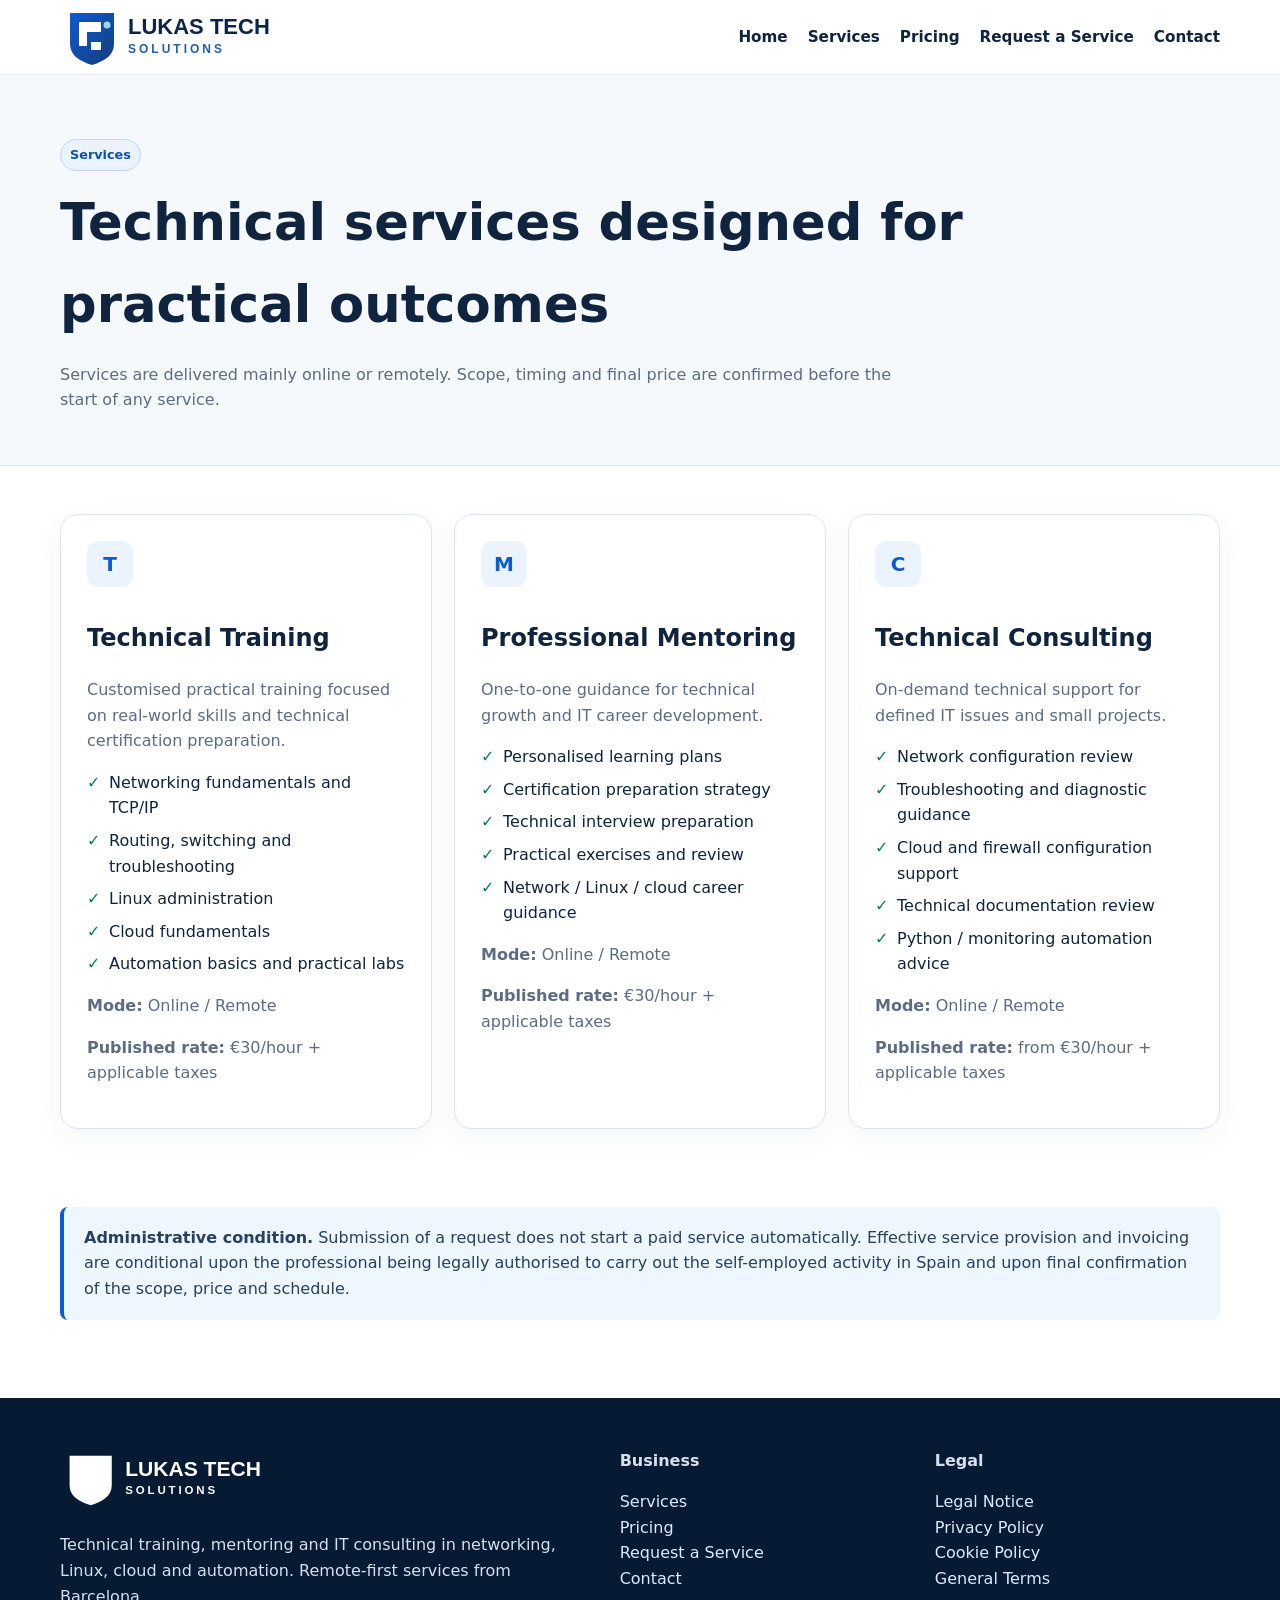
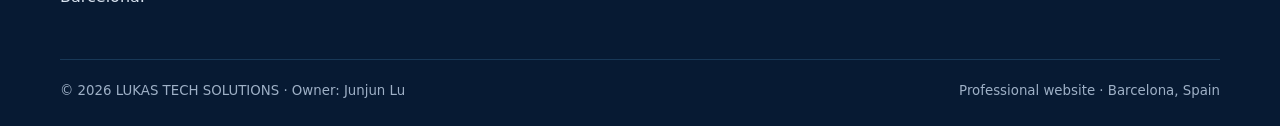
<file: services.html>
<!doctype html><html lang="en"><head><meta charset="utf-8"><meta name="viewport" content="width=device-width,initial-scale=1"><meta name="description" content="Lukas Tech Solutions — technical training, professional mentoring and IT consulting in networking, Linux, cloud and automation."><title>Lukas Tech Solutions</title><link rel="icon" href="assets/logo.svg"><link rel="stylesheet" href="assets/styles.css"><script defer src="assets/config.js"></script><script defer src="assets/site.js"></script></head><body><div id="config-warning" class="top-warning"><div class="container"><strong>PRE-LAUNCH WARNING:</strong> Update the current legally authorised professional address in <code>assets/config.js</code> before publishing.</div></div><header class="site-header"><div class="container nav"><a class="brand" href="index.html"><img src="assets/logo.svg" alt="Lukas Tech Solutions"></a><button class="menu-btn" aria-label="Open menu">☰</button><nav class="nav-links"><a href="index.html">Home</a><a href="services.html" aria-current="page">Services</a><a href="pricing.html">Pricing</a><a href="request-service.html">Request a Service</a><a href="contact.html">Contact</a></nav></div></header><main><section class="page-hero"><div class="container"><span class="badge">Services</span><h1>Technical services designed for practical outcomes</h1><p>Services are delivered mainly online or remotely. Scope, timing and final price are confirmed before the start of any service.</p></div></section><section class="content"><div class="container"><div class="grid-3"><article class="card" id="training"><div class="icon">T</div><h2>Technical Training</h2><p>Customised practical training focused on real-world skills and technical certification preparation.</p><ul class="checklist"><li>Networking fundamentals and TCP/IP</li><li>Routing, switching and troubleshooting</li><li>Linux administration</li><li>Cloud fundamentals</li><li>Automation basics and practical labs</li></ul><p><strong>Mode:</strong> Online / Remote</p><p><strong>Published rate:</strong> €30/hour + applicable taxes</p></article><article class="card" id="mentoring"><div class="icon">M</div><h2>Professional Mentoring</h2><p>One-to-one guidance for technical growth and IT career development.</p><ul class="checklist"><li>Personalised learning plans</li><li>Certification preparation strategy</li><li>Technical interview preparation</li><li>Practical exercises and review</li><li>Network / Linux / cloud career guidance</li></ul><p><strong>Mode:</strong> Online / Remote</p><p><strong>Published rate:</strong> €30/hour + applicable taxes</p></article><article class="card" id="consulting"><div class="icon">C</div><h2>Technical Consulting</h2><p>On-demand technical support for defined IT issues and small projects.</p><ul class="checklist"><li>Network configuration review</li><li>Troubleshooting and diagnostic guidance</li><li>Cloud and firewall configuration support</li><li>Technical documentation review</li><li>Python / monitoring automation advice</li></ul><p><strong>Mode:</strong> Online / Remote</p><p><strong>Published rate:</strong> from €30/hour + applicable taxes</p></article></div><div class="section" style="padding-bottom:0"><div class="notice"><strong>Administrative condition.</strong> Submission of a request does not start a paid service automatically. Effective service provision and invoicing are conditional upon the professional being legally authorised to carry out the self-employed activity in Spain and upon final confirmation of the scope, price and schedule.</div></div></div></section></main><footer class="site-footer"><div class="container"><div class="footer-grid"><div><img src="assets/logo.svg" alt="Lukas Tech Solutions" style="filter:brightness(0) invert(1);width:230px"><p>Technical training, mentoring and IT consulting in networking, Linux, cloud and automation. Remote-first services from Barcelona.</p></div><div><strong>Business</strong><p><a href="services.html">Services</a><br><a href="pricing.html">Pricing</a><br><a href="request-service.html">Request a Service</a><br><a href="contact.html">Contact</a></p></div><div><strong>Legal</strong><p><a href="legal-notice.html">Legal Notice</a><br><a href="privacy.html">Privacy Policy</a><br><a href="cookies.html">Cookie Policy</a><br><a href="terms.html">General Terms</a></p></div></div><div class="footer-bottom"><small>© <span data-year></span> LUKAS TECH SOLUTIONS · Owner: <span data-config="ownerName"></span> </span></small><small>Professional website · Barcelona, Spain</small></div></div></footer></body></html>
</file>
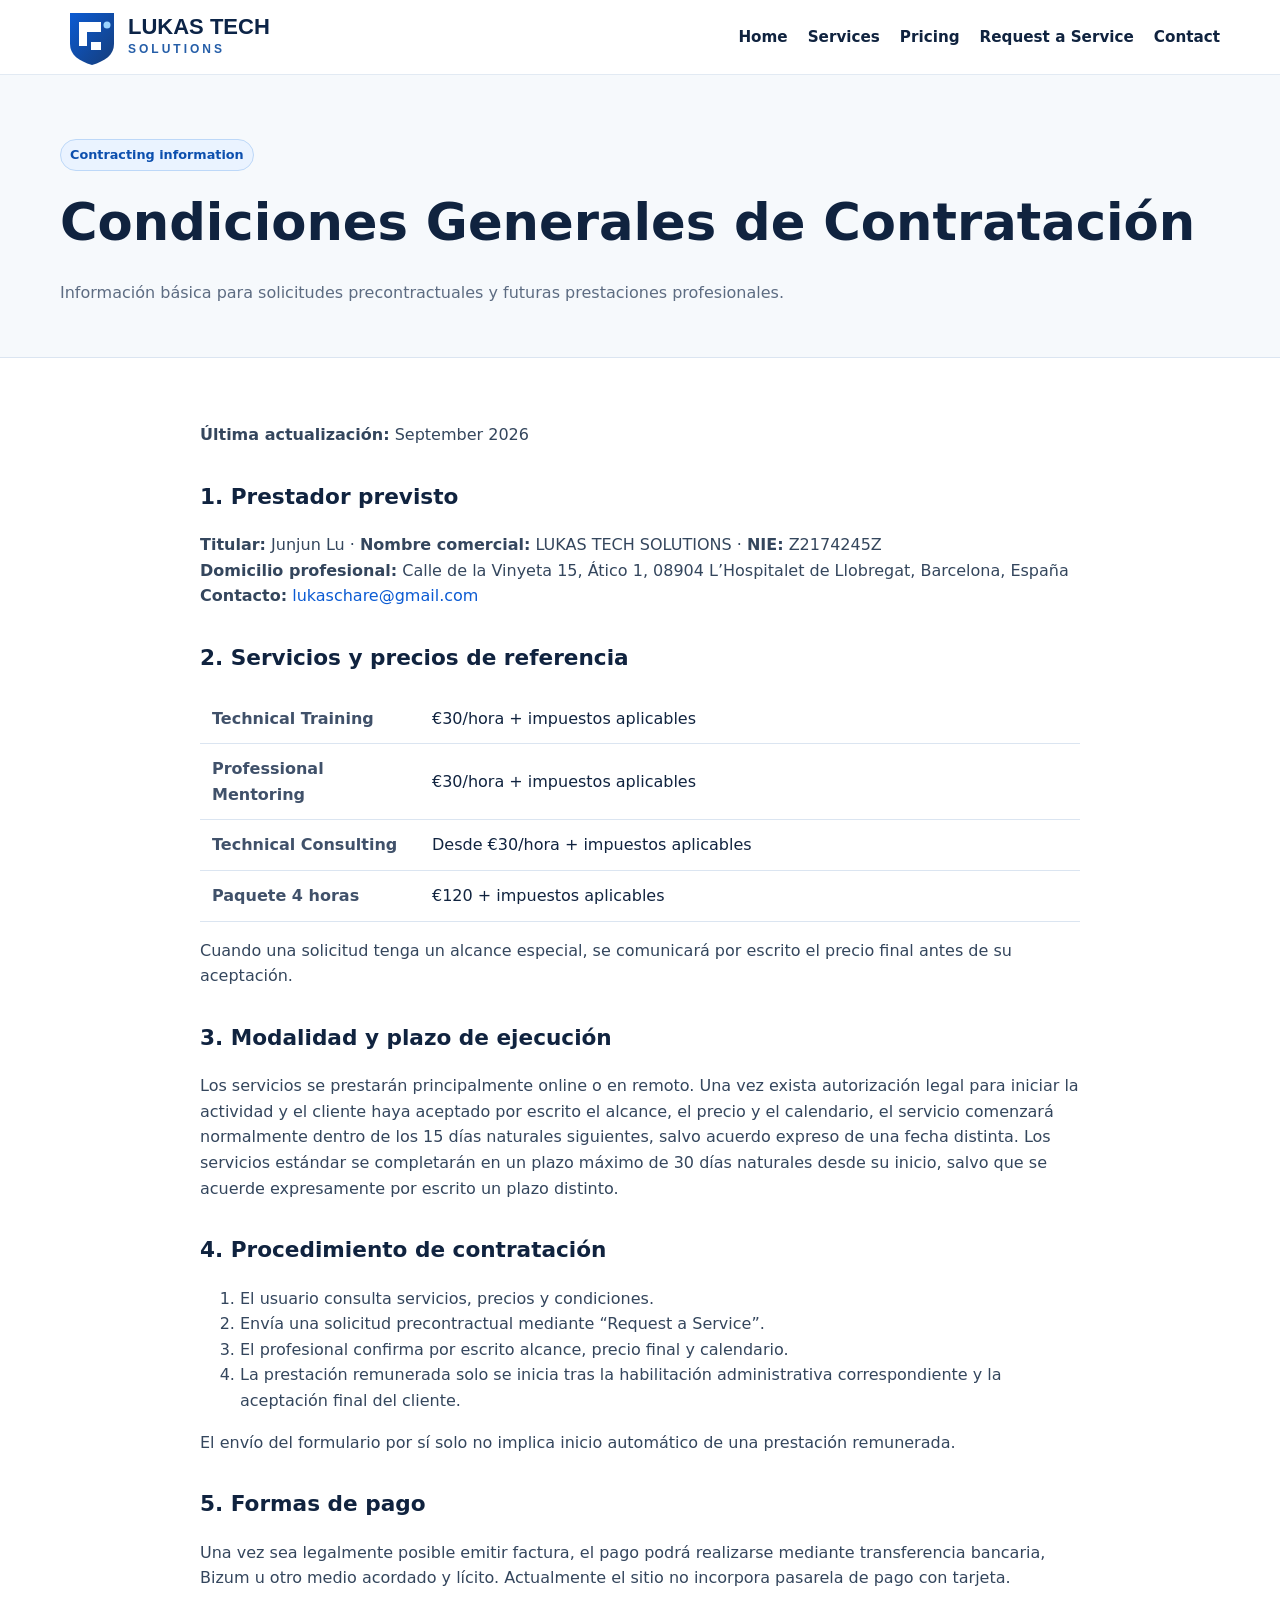
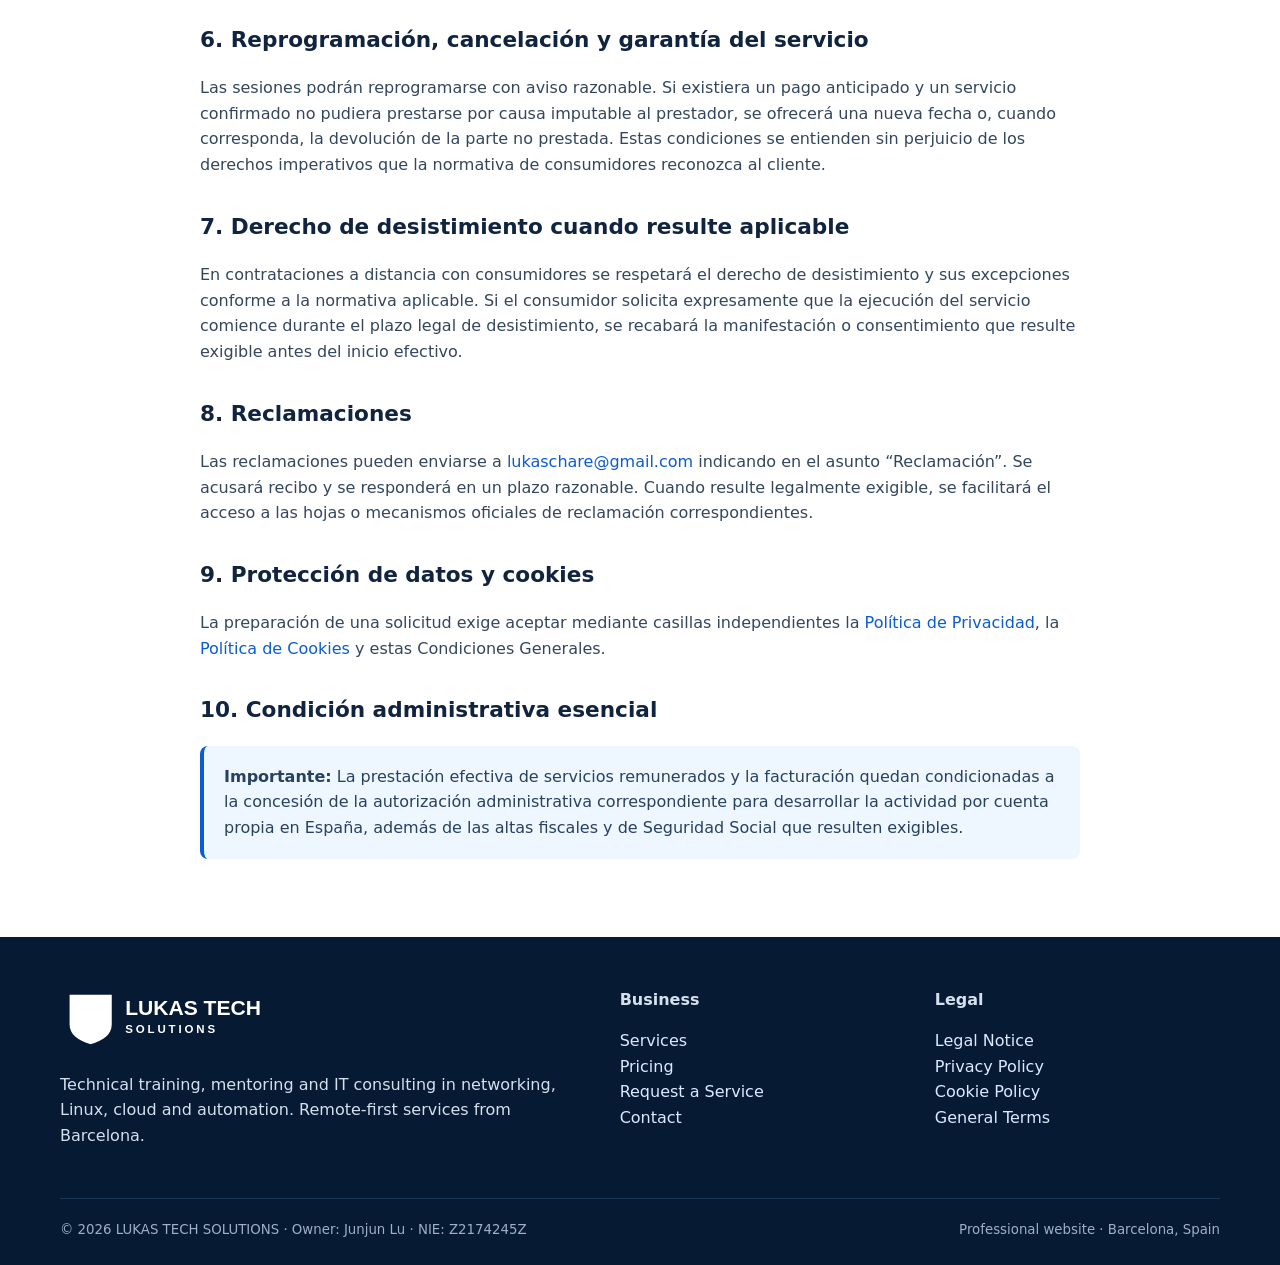
<file: terms.html>
<!doctype html><html lang="en"><head><meta charset="utf-8"><meta name="viewport" content="width=device-width,initial-scale=1"><meta name="description" content="Lukas Tech Solutions — technical training, professional mentoring and IT consulting in networking, Linux, cloud and automation."><title>Lukas Tech Solutions</title><link rel="icon" href="assets/logo.svg"><link rel="stylesheet" href="assets/styles.css"><script defer src="assets/config.js"></script><script defer src="assets/site.js"></script></head><body><div id="config-warning" class="top-warning"><div class="container"><strong>PRE-LAUNCH WARNING:</strong> Update the current legally authorised professional address in <code>assets/config.js</code> before publishing.</div></div><header class="site-header"><div class="container nav"><a class="brand" href="index.html"><img src="assets/logo.svg" alt="Lukas Tech Solutions"></a><button class="menu-btn" aria-label="Open menu">☰</button><nav class="nav-links"><a href="index.html">Home</a><a href="services.html">Services</a><a href="pricing.html">Pricing</a><a href="request-service.html">Request a Service</a><a href="contact.html">Contact</a></nav></div></header><main><section class="page-hero"><div class="container"><span class="badge">Contracting information</span><h1>Condiciones Generales de Contratación</h1><p>Información básica para solicitudes precontractuales y futuras prestaciones profesionales.</p></div></section><section class="content"><div class="container legal"><p><strong>Última actualización:</strong> <span data-config="lastUpdated"></span></p><h2>1. Prestador previsto</h2><p><strong>Titular:</strong> <span data-config="ownerName"></span> · <strong>Nombre comercial:</strong> <span data-config="businessName"></span> · <strong>NIE:</strong> <span data-config="nie"></span><br><strong>Domicilio profesional:</strong> <span data-config="businessAddress"></span><br><strong>Contacto:</strong> <a data-config="email"></a></p><h2>2. Servicios y precios de referencia</h2><div class="table-wrap"><table class="terms-table"><tr><th>Technical Training</th><td>€30/hora + impuestos aplicables</td></tr><tr><th>Professional Mentoring</th><td>€30/hora + impuestos aplicables</td></tr><tr><th>Technical Consulting</th><td>Desde €30/hora + impuestos aplicables</td></tr><tr><th>Paquete 4 horas</th><td>€120 + impuestos aplicables</td></tr></table></div><p>Cuando una solicitud tenga un alcance especial, se comunicará por escrito el precio final antes de su aceptación.</p><h2>3. Modalidad y plazo de ejecución</h2><p>Los servicios se prestarán principalmente online o en remoto. Una vez exista autorización legal para iniciar la actividad y el cliente haya aceptado por escrito el alcance, el precio y el calendario, el servicio comenzará normalmente dentro de los 15 días naturales siguientes, salvo acuerdo expreso de una fecha distinta. Los servicios estándar se completarán en un plazo máximo de 30 días naturales desde su inicio, salvo que se acuerde expresamente por escrito un plazo distinto.</p><h2>4. Procedimiento de contratación</h2><ol><li>El usuario consulta servicios, precios y condiciones.</li><li>Envía una solicitud precontractual mediante “Request a Service”.</li><li>El profesional confirma por escrito alcance, precio final y calendario.</li><li>La prestación remunerada solo se inicia tras la habilitación administrativa correspondiente y la aceptación final del cliente.</li></ol><p>El envío del formulario por sí solo no implica inicio automático de una prestación remunerada.</p><h2>5. Formas de pago</h2><p>Una vez sea legalmente posible emitir factura, el pago podrá realizarse mediante transferencia bancaria, Bizum u otro medio acordado y lícito. Actualmente el sitio no incorpora pasarela de pago con tarjeta.</p><h2>6. Reprogramación, cancelación y garantía del servicio</h2><p>Las sesiones podrán reprogramarse con aviso razonable. Si existiera un pago anticipado y un servicio confirmado no pudiera prestarse por causa imputable al prestador, se ofrecerá una nueva fecha o, cuando corresponda, la devolución de la parte no prestada. Estas condiciones se entienden sin perjuicio de los derechos imperativos que la normativa de consumidores reconozca al cliente.</p><h2>7. Derecho de desistimiento cuando resulte aplicable</h2><p>En contrataciones a distancia con consumidores se respetará el derecho de desistimiento y sus excepciones conforme a la normativa aplicable. Si el consumidor solicita expresamente que la ejecución del servicio comience durante el plazo legal de desistimiento, se recabará la manifestación o consentimiento que resulte exigible antes del inicio efectivo.</p><h2>8. Reclamaciones</h2><p>Las reclamaciones pueden enviarse a <a data-config="email"></a> indicando en el asunto “Reclamación”. Se acusará recibo y se responderá en un plazo razonable. Cuando resulte legalmente exigible, se facilitará el acceso a las hojas o mecanismos oficiales de reclamación correspondientes.</p><h2>9. Protección de datos y cookies</h2><p>La preparación de una solicitud exige aceptar mediante casillas independientes la <a href="privacy.html">Política de Privacidad</a>, la <a href="cookies.html">Política de Cookies</a> y estas Condiciones Generales.</p><h2>10. Condición administrativa esencial</h2><div class="notice"><strong>Importante:</strong> La prestación efectiva de servicios remunerados y la facturación quedan condicionadas a la concesión de la autorización administrativa correspondiente para desarrollar la actividad por cuenta propia en España, además de las altas fiscales y de Seguridad Social que resulten exigibles.</div></div></section></main><footer class="site-footer"><div class="container"><div class="footer-grid"><div><img src="assets/logo.svg" alt="Lukas Tech Solutions" style="filter:brightness(0) invert(1);width:230px"><p>Technical training, mentoring and IT consulting in networking, Linux, cloud and automation. Remote-first services from Barcelona.</p></div><div><strong>Business</strong><p><a href="services.html">Services</a><br><a href="pricing.html">Pricing</a><br><a href="request-service.html">Request a Service</a><br><a href="contact.html">Contact</a></p></div><div><strong>Legal</strong><p><a href="legal-notice.html">Legal Notice</a><br><a href="privacy.html">Privacy Policy</a><br><a href="cookies.html">Cookie Policy</a><br><a href="terms.html">General Terms</a></p></div></div><div class="footer-bottom"><small>© <span data-year></span> LUKAS TECH SOLUTIONS · Owner: <span data-config="ownerName"></span> · NIE: <span data-config="nie"></span></small><small>Professional website · Barcelona, Spain</small></div></div></footer></body></html>
</file>
<file: assets/styles.css>
:root{--navy:#071a33;--blue:#0b5bd3;--blue2:#1d78ea;--ink:#10233f;--muted:#5d6c82;--line:#dbe5f1;--bg:#f6f9fc;--white:#fff;--ok:#0c7c59;--warn:#a13120;--shadow:0 18px 50px rgba(18,51,88,.10)}*{box-sizing:border-box}html{scroll-behavior:smooth}body{margin:0;font-family:Inter,ui-sans-serif,system-ui,-apple-system,BlinkMacSystemFont,"Segoe UI",sans-serif;color:var(--ink);background:var(--white);line-height:1.6}a{color:var(--blue);text-decoration:none}a:hover{text-decoration:underline}.container{width:min(1160px,92vw);margin:auto}.top-warning{display:none;background:#fff2ef;color:#7c2114;border-bottom:1px solid #f1b4a9;padding:10px 0;font-size:.9rem}.top-warning.show{display:block}.site-header{position:sticky;top:0;z-index:20;background:rgba(255,255,255,.95);backdrop-filter:blur(12px);border-bottom:1px solid rgba(219,229,241,.8)}.nav{height:74px;display:flex;align-items:center;justify-content:space-between;gap:24px}.brand img{width:240px;max-width:56vw;display:block}.nav-links{display:flex;align-items:center;gap:20px;font-size:.95rem;font-weight:700}.nav-links a{color:var(--ink)}.nav-links .btn{color:white}.menu-btn{display:none;border:0;background:none;font-size:1.5rem}.btn{display:inline-flex;align-items:center;justify-content:center;gap:8px;padding:12px 18px;border-radius:10px;background:var(--blue);color:#fff;font-weight:800;border:1px solid var(--blue);cursor:pointer;text-decoration:none}.btn:hover{background:#0848a8;text-decoration:none}.btn.secondary{background:#fff;color:var(--blue);border-color:#aac7ed}.hero{background:linear-gradient(135deg,#f7fbff 0%,#edf5ff 50%,#fff 100%);padding:88px 0 72px;overflow:hidden}.hero-grid{display:grid;grid-template-columns:1.15fr .85fr;align-items:center;gap:52px}.eyebrow{font-weight:800;color:var(--blue);text-transform:uppercase;letter-spacing:.13em;font-size:.8rem}.hero h1{font-size:clamp(2.5rem,5.2vw,4.5rem);line-height:1.04;margin:.35em 0 .3em;letter-spacing:-.04em}.hero p.lead{font-size:1.22rem;color:#41536d;max-width:760px}.actions{display:flex;gap:12px;flex-wrap:wrap;margin-top:26px}.trust-row{display:flex;flex-wrap:wrap;gap:18px;margin-top:30px;color:#40516a;font-size:.92rem}.trust-row span{display:flex;align-items:center;gap:7px}.hero-art{min-height:390px;position:relative}.orb{position:absolute;inset:4% 4% 4% 4%;border-radius:50%;background:radial-gradient(circle at 35% 30%,#fff 0 8%,#a8d1ff 9% 19%,#4b98ef 20% 31%,#133f78 32% 33%,transparent 34%),radial-gradient(circle at 58% 55%,rgba(11,91,211,.35),rgba(11,91,211,.05) 50%,transparent 70%);filter:drop-shadow(0 24px 35px rgba(20,78,145,.2))}.network{position:absolute;inset:8%;border:1px solid #c9def8;border-radius:28px;background:linear-gradient(145deg,rgba(255,255,255,.96),rgba(238,246,255,.88));box-shadow:var(--shadow);padding:28px}.network h3{margin:0 0 14px;font-size:1.1rem}.network .dashboard{display:grid;grid-template-columns:repeat(2,1fr);gap:12px}.metric{background:white;border:1px solid var(--line);padding:16px;border-radius:14px}.metric strong{font-size:1.35rem;display:block}.metric small{color:var(--muted)}.section{padding:78px 0}.section.alt{background:var(--bg)}.section-head{max-width:760px;margin-bottom:34px}.section h2{font-size:clamp(1.9rem,3vw,2.8rem);line-height:1.15;margin:.25em 0}.section-head p{color:var(--muted);font-size:1.05rem}.grid-3{display:grid;grid-template-columns:repeat(3,1fr);gap:22px}.card{background:white;border:1px solid var(--line);border-radius:18px;padding:26px;box-shadow:0 8px 28px rgba(18,51,88,.05)}.card h3{margin:8px 0}.card p{color:var(--muted)}.icon{width:46px;height:46px;border-radius:12px;display:grid;place-items:center;background:#eaf3ff;color:var(--blue);font-weight:900;font-size:1.25rem}.checklist{padding:0;margin:14px 0 0;list-style:none}.checklist li{margin:7px 0;padding-left:22px;position:relative}.checklist li:before{content:"✓";position:absolute;left:0;color:var(--ok);font-weight:900}.pricing{display:grid;grid-template-columns:repeat(4,1fr);gap:18px}.price-card{border:1px solid var(--line);border-radius:18px;padding:24px;background:#fff}.price{font-size:2rem;font-weight:900;color:var(--navy)}.price small{font-size:.85rem;color:var(--muted)}.notice{border-left:4px solid var(--blue);background:#eef6ff;padding:18px 20px;border-radius:8px;color:#27415f}.process{display:grid;grid-template-columns:repeat(4,1fr);gap:16px}.step{padding:20px;border:1px solid var(--line);border-radius:16px;background:#fff}.step b{display:inline-grid;width:32px;height:32px;border-radius:50%;place-items:center;background:var(--blue);color:#fff;margin-bottom:10px}.cta{background:linear-gradient(135deg,#071a33,#0b4b96);color:#fff;border-radius:24px;padding:48px}.cta p{color:#c9dbef}.cta .btn.secondary{background:transparent;color:white;border-color:#7da6d3}.page-hero{padding:64px 0 36px;background:#f6f9fc;border-bottom:1px solid var(--line)}.page-hero h1{font-size:clamp(2.2rem,4vw,3.5rem);margin:.2em 0}.page-hero p{max-width:850px;color:var(--muted)}.content{padding:48px 0 78px}.content h2{margin-top:2rem}.legal{max-width:880px}.legal h2{font-size:1.35rem}.legal p,.legal li{color:#34465d}.form-card{max-width:820px;background:#fff;border:1px solid var(--line);border-radius:20px;padding:30px;box-shadow:var(--shadow)}.form-grid{display:grid;grid-template-columns:1fr 1fr;gap:18px}.field{display:flex;flex-direction:column;gap:7px}.field.full{grid-column:1/-1}.field label{font-weight:800}.field input,.field select,.field textarea{font:inherit;border:1px solid #b9c7d8;border-radius:10px;padding:12px 13px;background:#fff}.field textarea{min-height:150px;resize:vertical}.consent{display:flex;gap:10px;align-items:flex-start;margin:12px 0}.consent input{margin-top:5px;transform:scale(1.15)}.form-status{margin-top:14px;font-weight:700}.site-footer{background:#071a33;color:#d5e0ed;padding:50px 0 24px}.footer-grid{display:grid;grid-template-columns:1.3fr .7fr .7fr;gap:30px}.site-footer a{color:#dbeaff}.site-footer small{color:#9eb0c6}.footer-bottom{border-top:1px solid #183857;margin-top:34px;padding-top:20px;display:flex;justify-content:space-between;gap:20px;flex-wrap:wrap}.badge{display:inline-block;background:#eaf3ff;color:#0c4fae;border:1px solid #bdd8f8;padding:5px 9px;border-radius:999px;font-weight:800;font-size:.8rem}.table-wrap{overflow:auto}.terms-table{width:100%;border-collapse:collapse}.terms-table th,.terms-table td{padding:12px;border-bottom:1px solid var(--line);text-align:left}.terms-table th{width:220px;color:#40516a}.contact-list{display:grid;gap:12px}.contact-item{padding:16px;border:1px solid var(--line);border-radius:12px;background:#fff}.muted{color:var(--muted)}@media(max-width:920px){.nav-links{display:none;position:absolute;top:74px;left:0;right:0;background:white;padding:20px 4vw;border-bottom:1px solid var(--line);flex-direction:column;align-items:flex-start}.nav-links.open{display:flex}.menu-btn{display:block}.hero-grid,.grid-3,.pricing,.process,.footer-grid{grid-template-columns:1fr 1fr}.hero-art{min-height:330px}}@media(max-width:620px){.hero{padding-top:58px}.hero-grid,.grid-3,.pricing,.process,.footer-grid,.form-grid{grid-template-columns:1fr}.field.full{grid-column:auto}.network{inset:2%;padding:18px}.hero-art{min-height:310px}.cta{padding:30px}.brand img{width:210px}}
</file>
